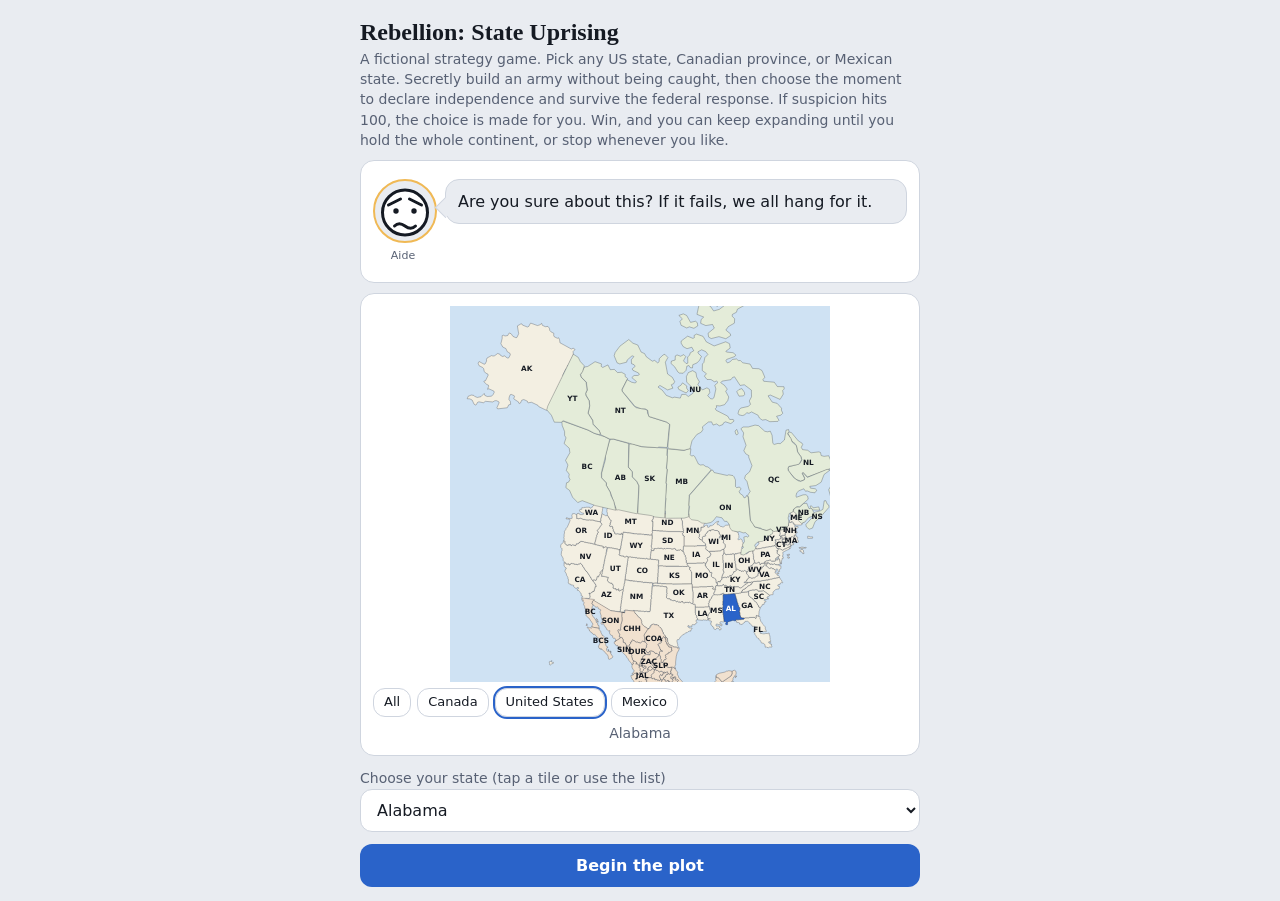
<file: Rebellion_ State Uprising.html>
<!DOCTYPE html>
<html lang="en">
<head>
<meta charset="utf-8">
<meta name="viewport" content="width=device-width, initial-scale=1, viewport-fit=cover">
<title>Rebellion: State Uprising</title>
<style>
:root{box-sizing:border-box;padding-top:env(safe-area-inset-top,0px);padding-bottom:env(safe-area-inset-bottom,0px);color-scheme:light;
--sea:#cfe2f3;--l1:#f3efe2;--l2:#e4ecd9;--l3:#f1e1cf;--bg:#e9ecf1;--card:#fff;--tx:#151a23;--mu:#586174;--bd:#cfd5df;--ac:#2a63c9;--rd:#b3261e;--gn:#2b7a3f;--yl:#a56a00;--on:#fff}
@media (prefers-color-scheme:dark){:root:not([data-theme="light"]){color-scheme:dark;--sea:#12202f;--l1:#2b3444;--l2:#29393a;--l3:#3a3430;--bg:#10141b;--card:#1a202b;--tx:#e8ecf2;--mu:#9aa5b8;--bd:#2c3546;--ac:#6aaaff;--rd:#ff6e66;--gn:#62d68f;--yl:#f0b955;--on:#07101e}}
:root[data-theme="dark"]{color-scheme:dark;--sea:#12202f;--l1:#2b3444;--l2:#29393a;--l3:#3a3430;--bg:#10141b;--card:#1a202b;--tx:#e8ecf2;--mu:#9aa5b8;--bd:#2c3546;--ac:#6aaaff;--rd:#ff6e66;--gn:#62d68f;--yl:#f0b955;--on:#07101e}
html{scroll-padding-top:env(safe-area-inset-top,0px)}
body{margin:0;background:var(--bg);color:var(--tx);font:16px/1.45 system-ui,-apple-system,"Segoe UI",Roboto,sans-serif}
#app{max-width:560px;margin:0 auto;padding:14px}
h1{font:700 24px/1.2 Georgia,"Times New Roman",serif;margin:4px 0 2px}
.mu{color:var(--mu);font-size:14px;margin:0 0 6px}
.card{background:var(--card);border:1px solid var(--bd);border-radius:14px;padding:12px;margin:10px 0}
.grid{display:grid;grid-template-columns:1fr 1fr;gap:8px;margin:10px 0}
.card.grid{gap:10px 14px}
button,select{font:inherit;color:var(--tx);background:var(--card);border:1px solid var(--bd);border-radius:12px;padding:10px 12px}
button{text-align:left;cursor:pointer}
button:active:not(:disabled){transform:scale(.98)}
button:disabled{opacity:.4;cursor:default}
button:focus-visible,select:focus-visible{outline:3px solid var(--ac);outline-offset:2px}
button small{display:block;color:var(--mu);font-size:12px}
button.pri{background:var(--ac);color:var(--on);border:0;text-align:center;font-weight:600}
button.bad{background:var(--rd);color:var(--on)}
select{width:100%}
.st{font-size:12px;color:var(--mu);display:flex;justify-content:space-between;margin-bottom:3px}
.st b{color:var(--tx)}
.bar{height:8px;background:var(--bd);border-radius:6px;overflow:hidden}
.bar i{display:block;height:100%;transition:width .3s}
.bub{display:flex;gap:12px;align-items:flex-start;min-height:80px;margin:6px 0}
.fc{flex:none;width:60px;text-align:center;font-size:11px;color:var(--mu)}
.fc svg{width:60px;height:60px;border-radius:50%;background:var(--bg);border:2px solid}
.sp{position:relative;background:var(--bg);border:1px solid var(--bd);border-radius:14px;padding:10px 12px;flex:1}
.sp:before{content:"";position:absolute;left:-8px;top:20px;width:14px;height:14px;background:var(--bg);border-left:1px solid var(--bd);border-bottom:1px solid var(--bd);transform:rotate(45deg)}
.loss{border:2px solid var(--rd)}
.loss h2{font:700 21px/1.2 Georgia,serif;color:var(--rd);margin:0 0 8px}
.loss p,.loss li{margin:8px 0}
.win{border:2px solid var(--gn)}
.win h2{font:700 21px/1.2 Georgia,serif;color:var(--gn);margin:0 0 8px}
.map svg{display:block;width:100%;height:auto;max-width:380px;margin:0 auto}
.map text{font-family:system-ui,sans-serif;font-weight:600;pointer-events:none}
#map path{cursor:pointer}
@media (prefers-reduced-motion:reduce){*{transition:none!important}}
</style>
</head>
<body>
<div id="app"></div>
<script>
const $=s=>document.querySelector(s),rnd=(a,b)=>a+Math.random()*(b-a),ri=(a,b)=>Math.round(rnd(a,b)),cl=(v,a=0,b=100)=>Math.max(a,Math.min(b,v));
const D={
US:"Alabama,Alaska,Arizona,Arkansas,California,Colorado,Connecticut,Delaware,Florida,Georgia,Hawaii,Idaho,Illinois,Indiana,Iowa,Kansas,Kentucky,Louisiana,Maine,Maryland,Massachusetts,Michigan,Minnesota,Mississippi,Missouri,Montana,Nebraska,Nevada,New Hampshire,New Jersey,New Mexico,New York,North Carolina,North Dakota,Ohio,Oklahoma,Oregon,Pennsylvania,Rhode Island,South Carolina,South Dakota,Tennessee,Texas,Utah,Vermont,Virginia,Washington,West Virginia,Wisconsin,Wyoming",
CA:"Alberta,British Columbia,Manitoba,New Brunswick,Newfoundland and Labrador,Nova Scotia,Ontario,Prince Edward Island,Quebec,Saskatchewan,Northwest Territories,Nunavut,Yukon",
MX:"Aguascalientes,Baja California,Baja California Sur,Campeche,Chiapas,Chihuahua,Coahuila,Colima,Durango,Guanajuato,Guerrero,Hidalgo,Jalisco,Mexico State,Mexico City,Michoacán,Morelos,Nayarit,Nuevo León,Oaxaca,Puebla,Querétaro,Quintana Roo,San Luis Potosí,Sinaloa,Sonora,Tabasco,Tamaulipas,Tlaxcala,Veracruz,Yucatán,Zacatecas"};
Object.keys(D).forEach(k=>D[k]=D[k].split(","));
const ctry=s=>D.US.includes(s)?"US":D.CA.includes(s)?"CA":"MX";
const T={
US:"AL6,5 AK0,0 AZ1,4 AR4,4 CA0,3 CO2,3 CT9,2 DE8,4 FL8,6 GA7,5 HI0,6 ID1,1 IL5,2 IN6,2 IA4,2 KS3,4 KY5,3 LA4,5 ME10,0 MD8,3 MA10,2 MI7,1 MN4,1 MS5,5 MO4,3 MT2,1 NE3,3 NV1,2 NH10,1 NJ9,3 NM2,4 NY8,1 NC6,4 ND3,1 OH7,2 OK3,5 OR0,2 PA8,2 RI10,3 SC7,4 SD3,2 TN5,4 TX3,6 UT1,3 VT9,1 VA7,3 WA0,1 WV6,3 WI5,1 WY2,2",
CA:"AB2,1 BC1,1 MB4,1 NB7,1 NL8,0 NS8,1 ON5,1 PE7,0 QC6,1 SK3,1 NT2,0 NU4,0 YT1,0",
MX:"AGU3,2 BC0,0 BCS0,1 CAM8,4 CHP7,5 CHH2,0 COA3,0 COL1,3 DUR2,1 GUA4,2 GRO2,4 HID6,2 JAL2,2 MEX3,3 CDMX4,3 MIC2,3 MOR4,4 NAY1,2 NLE4,0 OAX6,4 PUE6,3 QUE5,2 ROO9,3 SLP4,1 SIN1,1 SON1,0 TAB7,4 TAM5,0 TLA5,3 VER7,2 YUC8,3 ZAC3,1"};
const OY={US:2,CA:0,MX:10},TL=[];
for(const k in T)[...T[k].matchAll(/([A-Z]+)(\d+),(\d+)/g)].forEach((m,i)=>TL.push({n:D[k][i],a:m[1],k,x:+m[2],y:+m[3]+OY[k]}));
function mapSVG(sel,zoom){const s=30,g=G,own=TL.find(t=>t.n==sel),ds=t=>Math.hypot(t.x-own.x,t.y-own.y);
const war=!!g&&g.mode=="war",al=[];
const rad=war?1.5+(g.r-1)*.35:0;let vb=[0,0,11*s,16*s];
if(zoom){vb=[cl(own.x-3,0,4)*s,cl(own.y-3,0,9)*s,7*s,7*s]}
return `<svg viewBox="${vb}" role="img" aria-label="Tile map of North America">`+TL.map(t=>{
const o=!!(t==own||(g&&g.own&&g.own[t.n])),st=g&&g.al&&g.al[t.n],a=!!st&&st.k!="loyalist",f=!o&&!a&&(st?st.k=="loyalist":war&&ds(t)<=rad);
const fill=o?"var(--ac)":a?(st.b=="close"?"var(--gn)":"var(--yl)"):f?"var(--rd)":"var(--card)";
return `<rect data-t="${t.n}" x="${t.x*s+1}" y="${t.y*s+1}" width="${s-2}" height="${s-2}" rx="5" fill="${fill}" fill-opacity="${f?.55:1}" stroke="${o&&war?"var(--rd)":"var(--bd)"}" stroke-width="${o&&war?3:1}"/><text x="${t.x*s+s/2}" y="${t.y*s+s/2+3}" text-anchor="middle" fill="${o||a?"var(--on)":"var(--tx)"}">${t.a}</text>`}).join("")+`</svg>`}
function mapCard(){const g=G;return `<div class="card map">${mapSVG(g.s,g.zoom)}${allyList()}<div class="st" style="margin:6px 0 0;gap:8px;align-items:center"><span>Blue: you · Green: close allies · Gold: rival allies${g.mode=="war"?" · Red: federal advance":""}</span><button id="zm" style="padding:4px 10px;font-size:12px">${g.zoom?"Full map":"Zoom in"}</button></div></div>`}
function showMap(){const v=$("#sel").value;$("#map").innerHTML=mapSVG(v,false)+`<p class="mu" style="margin:6px 0 0;text-align:center">${v}</p>`;document.querySelectorAll("[data-t]").forEach(r=>r.onclick=()=>{$("#sel").value=r.dataset.t;showMap()})}
const C={
US:{cap:"Washington",l:"President",gov:"Governor",g:"National Guard",k:1,loss:["Charges of Mutiny and Sedition","Under the Uniform Code of Military Justice (UCMJ), any guard member who refuses a lawful order from the President faces charges of Mutiny or Sedition (Article 94). During a time of war or rebellion, this charge carries the maximum penalty of death.",["Mass Court-Martials: Defiant officers and soldiers would be stripped of their rank, dishonorably discharged, and placed into federal military prisons awaiting trial.","Civilian Leadership Arrests: The Governor and complicit state officials would be actively hunted and arrested by federal law enforcement (such as the FBI and U.S. Marshals), backed by tactical military assets, to face federal indictments for insurrection."]]},
CA:{cap:"Ottawa",l:"Prime Minister",gov:"Premier",g:"Provincial Guard",k:.85,loss:["Charges of Mutiny and Sedition","Under Canada’s National Defence Act and Criminal Code, soldiers who defy lawful orders face charges of Mutiny, and leaders of an uprising face charges of Sedition and Treason.",["Mass Courts Martial: Defiant officers and soldiers would be stripped of rank, dishonourably discharged, and held by military police awaiting trial.","Civilian Leadership Arrests: The Premier and complicit provincial officials would be hunted and arrested by the RCMP, backed by military assets, to face federal charges."]]},
MX:{cap:"Mexico City",l:"President",gov:"Governor",g:"State Guard",k:.8,loss:["Charges of Rebellion and Sedition","Under Mexico’s military justice code and federal penal code, soldiers who defy lawful orders face charges of insubordination and rebellion, and leaders of an uprising face charges of Rebellion and Sedition.",["Mass Courts-Martial: Defiant officers and soldiers would be stripped of rank, discharged in disgrace, and jailed in military prisons awaiting trial.","Civilian Leadership Arrests: The Governor and complicit state officials would be hunted and arrested by federal agents, backed by the armed forces, to face federal charges."]]}};
const CH={gov:["Governor","#4d9bff"],gen:["General","#4fc275"],aide:["Aide","#f0b955"],agent:["Federal Agent","#ff8a65"],pres:["President","#ff5d5d"]};
let G=null;
const nm=w=>(G&&G.c&&{gov:G.c.gov,pres:G.c.l}[w])||CH[w][0];
function face(w,m){const c=CH[w][1];
const B={angry:"M9 13l8 4M31 13l-8 4",worried:"M9 16l8-4M31 16l-8-4",stern:"M9 14h8M23 14h8",smug:"M9 15h8M23 12l8 2"}[m]||"";
const M={neutral:"M14 28h12",happy:"M12 25q8 9 16 0",smug:"M13 27q8 5 15-3",angry:"M13 31q7-7 14 0",worried:"M13 30q3-3 7 0t7 0",stern:"M14 29h12",shocked:"M20 26a3 3 0 1 0 .01 0"}[m]||"M14 28h12";
const X={gen:`<path d="M5 12Q20-6 35 12z" fill="${c}" stroke="none"/>`,agent:`<rect x="9" y="16" width="9" height="5" rx="1" fill="#111" stroke="none"/><rect x="22" y="16" width="9" height="5" rx="1" fill="#111" stroke="none"/>`,pres:`<path d="M8 11Q20-1 32 11" stroke="${c}" stroke-width="3"/>`,gov:`<path d="M10 6h20v5H10z" fill="${c}" stroke="none"/>`}[w]||"";
const E=w=="agent"?"":`<circle cx="14" cy="20" r="1.8" fill="currentColor" stroke="none"/><circle cx="26" cy="20" r="1.8" fill="currentColor" stroke="none"/>`;
return `<svg viewBox="0 0 40 40" style="color:var(--tx);border-color:${c}" fill="none" stroke="currentColor" stroke-width="2" stroke-linecap="round" aria-hidden="true"><circle cx="20" cy="21" r="15" style="fill:var(--card)"/>${E}<path d="${B}"/><path d="${M}"/>${X}</svg>`}
const bub=(w,m,t)=>`<div class="bub"><div class="fc">${face(w,m)}${nm(w)}</div><div class="sp">${t}</div></div>`;
const hash=s=>{let x=7;for(const c of s)x=(x*31+c.charCodeAt(0))%9973;return x};
const bar=(l,v,c,t)=>`<div><div class="st"><span>${l}</span><b>${t??Math.round(v)}</b></div><div class="bar"><i style="width:${cl(v)}%;background:${c}"></i></div></div>`;
const clampS=()=>{["arms","loy","plan","fort","ally","sus"].forEach(k=>G[k]=cl(G[k]));G.funds=Math.max(0,G.funds)};

const A=[
["Recruit Guard Units","−$10M · +troops · +risk",10,g=>{g.troops+=ri(8,13);g.sus+=8},["gen","happy","Fresh volunteers are filling the reserve rolls. Nobody outside the unit knows why."]],
["Stockpile Arms","−$12M · +arms · +risk",12,g=>{g.arms+=10;g.sus+=8},["gen","neutral","Crates are moving at night. The armory logs say “training equipment.”"]],
["Raise Funds","+funds · small risk",0,g=>{g.funds+=ri(12,18);g.sus+=3},["aide","happy","The donors came through. Nobody asked what the money was for."]],
["Win Over Officers","−$5M · +loyalty · some risk",5,g=>{g.loy+=ri(8,12);g.sus+=4},["gen","stern","I sat down with the battalion commanders. They’ll hold the line even if the top brass orders them to stand down."]],
["Plan Contingencies","+battle plan · low risk",0,g=>{g.plan+=ri(10,14);g.sus+=2},["aide","neutral","Chain of command, comms blackouts, and who answers to whom when the capital calls. It’s all drawn up."]],
["Build Fortifications","−$8M · +forts · +risk",8,g=>{g.fort+=10;g.sus+=5},["gen","neutral","Roadblocks and supply caches are set at the key bridges and highways."]],
["Send the Form","−$5M · +governor ally · +risk",5,g=>{g.ally+=ri(6,10);g.sus+=5},["aide","worried","Back-channel calls made. A few neighbors say they’ll look the other way, or send help."]],
["Lay Low","−risk · nothing else",0,g=>{g.sus-=15},["aide","happy","A quiet week. Attention is fading. Good."]],["Help an Ally","−$8M · build bonds · small risk",8,g=>{},["aide","neutral",""]]];

const EV=[
d=>seq([["agent","stern","Routine audit of your guard’s equipment logs. Nothing personal."],["aide","worried","They’re going through the armory books right now…"]],()=>{
 if(Math.random()*100<G.sus){G.sus+=10;G.funds-=8;seq([["agent","smug","Some of these numbers don’t add up. We’ll be back."],["gov","angry","Move the crates. Tonight."]],d)}
 else{G.sus-=5;seq([["agent","neutral","Everything checks out. Good day."],["aide","happy","Phew. That was close."]],d)}}),
d=>ask("gen","worried","Colonel Reyes is asking why we’re stockpiling. He’s wavering.",[["Persuade him (+loyalty, +risk)",()=>{G.loy+=8;G.sus+=6;seq([["gov","stern","Colonel, when the day comes I need you with us."],["gen","happy","He’s in. For now."]],d)}],["Reassign him (−loyalty, −risk)",()=>{G.loy-=6;G.sus-=6;seq([["gen","neutral","Reyes has been moved to a desk job. Quietly."]],d)}]]),
d=>seq([["aide","happy","A wealthy donor wants to meet. He dislikes the federal government even more than you do."],["gov","smug","Take the money."]],()=>{G.funds+=15;d()}),
d=>ask("aide","shocked","A reporter is asking about unusual guard movements!",[["Stonewall (+risk)",()=>{G.sus+=10;seq([["gov","stern","No comment."],["aide","worried","They printed “no comment” in bold. That’s never good."]],d)}],["Cover story (−$6M)",()=>{G.funds-=6;G.sus-=6;seq([["gov","happy","It’s a disaster-response drill."],["aide","happy","The paper bought it."]],d)}]]),
d=>seq([["agent","neutral","Federal units are rotating through the region for “training exercises.”"],["gen","angry","That’s no coincidence. They suspect something."]],()=>{G.ready++;G.sus+=4;d()}),
d=>seq([["gen","happy","Veterans’ groups are offering to stand with us. Hundreds of them."]],()=>{G.troops+=6;G.loy+=4;d()})];

const S=[["Hold the Line","Strong defense, steady losses",.7,.6],["Counterattack","Hit hard, take heavy losses",1.4,1.2],["Guerrilla Raids","Better with a good battle plan",null,.5],["Rally Reinforcements","Recruits fade as the war drags on",.3,.8]];

function draw(){if(G.mode=="camp")return drawCamp();const g=G,war=g.mode=="war";
let h=`<h1>${g.s}</h1><p class="mu">${war?`War · Round ${Math.min(g.r,10)} of 10`:`Secret preparation · Week ${g.w} · ${g.ap} action${g.ap==1?"":"s"} left`}</p>`;
h+=mapCard()+`<div class="card grid">`+(war?[bar("Your troops",g.troops,"var(--ac)",Math.round(g.troops)+"k"),bar("Federal force",g.fed/2.2,"var(--rd)",Math.round(g.fed)+"k"),bar("Federal morale",g.mor,"var(--yl)"),bar("Arms · forts",(g.arms+g.fort)/2,"var(--gn)",g.arms+" · "+g.fort)]:[bar("Troops",g.troops,"var(--ac)",g.troops+"k"),bar("Arms",g.arms,"var(--yl)"),bar("Funds",g.funds,"var(--gn)","$"+g.funds+"M"),bar("Guard loyalty",g.loy,"var(--ac)"),bar("Battle plan",g.plan,"var(--ac)"),bar("Fortifications",g.fort,"var(--yl)"),bar("Allies",g.ally,"var(--gn)"),bar("Suspicion (100 = exposed)",g.sus,"var(--rd)")]).join("")+`</div>`;
h+=`<div class="card">${g.sc}</div><div class="grid">${g.busy||(war?S.map((s,i)=>`<button data-a="${i}">${s[0]}<small>${s[1]}</small></button>`).join(""):A.map((a,i)=>`<button data-a="${i}" ${g.ap<1||g.funds<a[2]?"disabled":""}>${a[0]}<small>${a[1]}</small></button>`).join("")+`<button class="pri bad" id="go" style="grid-column:1/-1">Declare rebellion now</button>`)}</div>`;
$("#app").innerHTML=h;
document.querySelectorAll("[data-a]").forEach(b=>b.onclick=()=>war?fight(+b.dataset.a):act(+b.dataset.a));
const go=$("#go");if(go)go.onclick=confirmGo;const zm=$("#zm");if(zm)zm.onclick=()=>{G.zoom=!G.zoom;draw()}}

function confirmGo(){const g=G,s=Math.round(g.sus);g.sc=bub("aide",s>=60?"worried":"shocked",`Governor, are you certain? Suspicion is at ${s}.${s<40?" We are well hidden and could keep building.":""} Once we rise, there is no going back.`);g.busy=`<button class="pri bad" id="y">Yes, declare rebellion</button><button id="n">Not yet</button>`;draw();$("#y").onclick=()=>{g.busy=null;launch()};$("#n").onclick=()=>{g.busy=null;g.sc=bub("aide","happy","Wise. We keep preparing.");draw()}}
const TY={
idealist:["Freedom Firebrand","Resist it openly.","Run by the people of the states.","they’ll gladly unify with us once we’re free.",8],
opportunist:["Power Broker","Weigh what I can gain.","Whoever is in charge, as long as I benefit.","they’ll help, but they’ll want to lead. Expect a rivalry later.",6],
autonomist:["Lone Wolf","Ignore it and keep to ourselves.","Small, local, and left alone.","they’ll help us break away, but they’ll never kneel to us. A rival once we’re independent.",5],
pragmatist:["Fence Sitter","Follow it unless it hurts us.","Whatever works.","they’ll back us if we look strong.",3],
loyalist:["Loyalist","Obey. It’s the law.","The union exactly as it is.","they’re loyal to the capital, and may have just tipped off the feds!",0]};
const after=()=>{clampS();if(G.sus>=100)return exposed();if(G.ap<1)return cont("End the week ▸",endWeek);draw()};
const allyList=()=>{const e=Object.entries(G.al);return e.length?`<p class="mu" style="margin:6px 0 0">${e.map(([n,s])=>n+(s.k=="loyalist"?" (loyalist)":s.b=="close"?" (close "+s.c+")":" (rival "+s.c+")")).join(", ")}</p>`:""};
function helpPick(){const g=G,e=Object.keys(g.al).filter(n=>g.al[n].k!="loyalist"&&!g.own[n]);
if(!e.length){g.sc=bub("aide","neutral","We have no allies to help yet. Send a form to a governor first.");return draw()}
g.sc=bub("aide","neutral","Which ally should we help? Every favor brings them closer, and a rival can be won over once the bond passes 50.");
g.busy=`<select id="ht" style="grid-column:1/-1">${e.map(n=>`<option value="${n}">${n} · ${g.al[n].b}, bond ${g.al[n].c}</option>`).join("")}</select><button class="pri" id="hs">Help them</button><button id="hx">Cancel</button>`;draw();
$("#hx").onclick=()=>{g.busy=null;draw()};$("#hs").onclick=()=>help($("#ht").value)}
function help(n){const g=G,s=g.al[n],camp=g.mode=="camp";if(!s)return;g.funds-=8;g.ally+=2;s.c=cl(s.c+ri(15,25));const was=s.b;s.b=s.c>=50?"close":"rival";
if(!camp){g.ap--;g.sus+=3}
g.busy=null;const how=["sent grain and fuel trucks","lent engineers to rebuild after the storms","covered a gap in their budget","trained their guard alongside ours"][ri(0,3)];
seq([["gov","happy",`We ${how} for ${n}.`],["aide",s.b=="close"?"happy":"neutral",was!=s.b?`${n}’s governor is warming to us. They now count as a close ally.`:s.b=="close"?`${n} trusts us more than ever. Bond: ${s.c}.`:`${n} is grateful, but still keeps us at arm’s length. Bond: ${s.c}.`]],camp?()=>{g.turn++;draw()}:after)}
function formPick(){const g=G;g.sc=bub("aide","neutral","Which governor gets the “state budget survey”? Their answers will tell us who they really are. Tap a tile or use the list.");
g.busy=`<select id="ft" style="grid-column:1/-1">${TL.filter(t=>t.n!=g.s&&!g.al[t.n]).map(t=>`<option>${t.n}</option>`).join("")}</select><button class="pri" id="fs">Send form</button><button id="fx">Cancel</button>`;draw();
$("#fx").onclick=()=>{g.busy=null;draw()};$("#fs").onclick=()=>sendForm($("#ft").value);
document.querySelectorAll("[data-t]").forEach(r=>r.onclick=()=>{if(!g.al[r.dataset.t]&&r.dataset.t!=g.s)$("#ft").value=r.dataset.t})}
function sendForm(n){const g=G,t=TL.find(x=>x.n==n);if(!t)return;
if(g.al[n]){g.busy=null;g.sc=bub("aide","neutral",`${n}’s governor already filled it out.`);return draw()}
const camp=g.mode=="camp",r=Math.random(),k=r<.08?"loyalist":r<.38?"idealist":r<.62?"opportunist":r<.82?"autonomist":"pragmatist",y=TY[k];
const c={idealist:70,pragmatist:Math.random()<.5?50:30,opportunist:25,autonomist:15,loyalist:0}[k];g.al[n]={k,c,b:c>=50?"close":"rival"};g.funds-=5;
if(!camp){g.ap--;g.sus+=3;if(k=="loyalist"){g.sus+=15;g.ready++}}
if(k!="loyalist")g.ally+=y[4];
g.busy=null;
seq([["aide","happy",`The form went out as a “state budget survey.” ${n}’s governor answered:<br>1. A federal order you dislike? “${y[1]}”<br>2. Ideal government? “${y[2]}”`],["aide",k=="loyalist"?"shocked":"smug",`Profile: <b>${y[0]}</b>. ${y[3]}${k=="pragmatist"?(g.al[n].b=="close"?" Leaning toward union.":" Leaning toward going it alone."):""}`]],camp?()=>{g.turn++;draw()}:after)}

const nOwn=()=>Object.keys(G.own).length;
const stt=t=>{const s=G.al[t.n];return G.own[t.n]?"yours":s?(s.k=="loyalist"?"loyalist":s.b=="close"?"close ally":"rival ally"):t.k==G.k?"federal":"neutral"};
const ts=t=>{const s=G.al[t.n];return(22+hash(t.n)%36+(t.k==G.k?15:0))*(s?s.k=="loyalist"?1.3:.8:1)};
function startCampaign(){const g=G;g.mode="camp";g.turn=1;g.zoom=false;g.busy=null;g.funds+=20;
seq([["gov","happy",`${g.s} is independent. Now we decide what comes next.`],["aide","neutral","Close allies will unify with us. Rival allies must be taken by force. Everyone else is up for grabs. We can stop whenever we like."]],draw)}
function turn(msg,m){const g=G;g.turn++;g.funds+=Math.floor(nOwn()/3);
if(Math.random()<.12&&nOwn()>2){const k=Object.keys(g.own).filter(x=>x!=g.s),v=k[ri(0,k.length-1)];delete g.own[v];g.troops=Math.max(1,g.troops-5);return seq([["gen",m||"neutral",msg],["pres","angry",`A federal counteroffensive has retaken ${v}!`]],draw)}
g.sc=bub("gen",m||"neutral",msg);draw()}
function conquer(){const g=G,t=TL.find(x=>x.n==$("#tg").value);if(!t)return;
const th=ts(t),my=g.troops*(1+g.arms/100)*(1+g.ally/200)*(1+nOwn()/60),p=cl(my/(my+th*1.1),.1,.92);
if(Math.random()<p){g.own[t.n]=1;g.troops=Math.max(1,g.troops-th*.2*rnd(.4,1.1))+th*.15;g.funds+=8;
if(nOwn()>=TL.length)return finish(1);turn(`${t.n} has fallen. Its fighters join our ranks.`,"happy")}
else{g.troops-=th*.35*rnd(.6,1.2);if(g.troops<=0)return finish(2);turn(`The assault on ${t.n} failed. We lost heavily.`,"worried")}}
function unify(){const g=G,t=TL.find(x=>x.n==$("#tg").value),s=t&&g.al[t.n];if(!t)return;
if(!s||s.k=="loyalist"||s.b!="close"){g.sc=bub("aide","neutral",`${t.n} isn’t a close ally, so they won’t unify. Send them the form, or take them by force.`);return draw()}
if(s.k=="pragmatist"&&Math.random()<.15){s.b="rival";return turn(`${t.n} got cold feet and backed out. They’re a rival now.`,"worried")}
g.own[t.n]=1;g.troops+=s.k=="idealist"?10:6;g.funds+=5;
if(nOwn()>=TL.length)return finish(1);turn(`${t.n} joins the union willingly, with its guard and treasury.`,"happy")}
function finish(c){const g=G,n=nOwn(),T=c==1?["Master of North America",`Every state, province, and territory now flies one flag. ${g.s} rules the whole continent.`]:c==2?["The republic collapses","Your army is gone. Rivals and federal remnants carve up everything you held."]:["Independent and at peace",`You stopped at ${n} of ${TL.length} territories. ${g.s} stays independent.`];
$("#app").innerHTML=`<h1>${T[0]}</h1><div class="card ${c==2?"loss":"win"}"><p>${T[1]}</p><p class="mu">Territories held: ${n} of ${TL.length}</p></div><button class="pri" id="again" style="width:100%">Play again</button>`;$("#again").onclick=()=>{G=null;intro()}}
function drawCamp(){const g=G,n=nOwn(),sv=$("#tg")&&$("#tg").value,o=TL.filter(t=>!g.own[t.n]).map(t=>`<option value="${t.n}">${t.n} · ${stt(t)}</option>`).join("");
$("#app").innerHTML=`<h1>${g.s} Republic</h1><p class="mu">Independent · Turn ${g.turn} · ${n} of ${TL.length} territories</p>${mapCard()}<div class="card grid">${bar("Troops",g.troops,"var(--ac)",Math.round(g.troops)+"k")}${bar("Arms",g.arms,"var(--yl)")}${bar("Treasury",g.funds,"var(--gn)","$"+Math.round(g.funds)+"M")}${bar("Territory",n/TL.length*100,"var(--ac)",n+"/"+TL.length)}</div><div class="card">${g.sc}</div><div class="grid">${g.busy||`<select id="tg" style="grid-column:1/-1">${o}</select><button id="un">Unify<small>Close allies only</small></button><button id="cq" class="pri bad">Conquer<small>Costs troops, may fail</small></button><button id="fm" ${g.funds<5?"disabled":""}>Send the Form<small>−$5M · recruit a governor</small></button><button id="hp" ${g.funds<8?"disabled":""}>Help an Ally<small>−$8M · build a bond</small></button><button id="rc" ${g.funds<10?"disabled":""}>Recruit<small>−$10M · +troops</small></button><button id="ra" ${g.funds<12?"disabled":""}>Rearm<small>−$12M · +arms</small></button><button id="tx">Collect Taxes<small>+funds</small></button><button id="sp" style="grid-column:1/-1">Stop and stay independent</button>`}</div>`;
const sl=$("#tg");if(sl&&sv&&[...sl.options].some(x=>x.value==sv))sl.value=sv;
const f=(i,fn)=>{const e=$("#"+i);if(e)e.onclick=fn};
f("rc",()=>{g.funds-=10;g.troops+=ri(8,12);turn("New recruits report for duty.","happy")});
f("ra",()=>{g.funds-=12;g.arms=cl(g.arms+8);turn("The armories are restocked.")});
f("tx",()=>{g.funds+=6+2*n;turn("Tax revenue flows in from across the republic.","happy")});
f("fm",()=>sendForm($("#tg").value));f("hp",helpPick);f("un",unify);f("cq",conquer);
f("sp",()=>ask("aide","neutral","Stop here and hold what we have?",[["Yes, stay independent",()=>finish(3)],["Keep expanding",draw]]));
f("zm",()=>{g.zoom=!g.zoom;draw()});
document.querySelectorAll("[data-t]").forEach(r=>r.onclick=()=>{const s=$("#tg");if(s&&!g.own[r.dataset.t])s.value=r.dataset.t})}
const FW=2469,FH=2713;const MP={"Washington":"M870,1412 866,1409 862,1409 853,1406 848,1406 840,1403 835,1403 828,1400 817,1398 811,1412 804,1419 803,1423 800,1425 798,1425 794,1430 789,1430 787,1429 786,1425 784,1424 763,1424 760,1425 750,1425 748,1427 742,1427 739,1425 736,1428 736,1437 735,1438 725,1437 722,1442 722,1445 728,1454 739,1460 746,1460 748,1462 748,1467 741,1470 725,1470 722,1468 719,1461 716,1462 709,1463 708,1467 705,1469 706,1488 704,1493 705,1494 712,1494 717,1495 720,1494 725,1494 728,1492 741,1497 744,1500 757,1500 763,1503 767,1502 772,1503 774,1502 777,1503 781,1503 784,1502 789,1503 804,1503 819,1508 831,1510 838,1513 845,1513 850,1514 854,1509 853,1502 855,1498 854,1495 859,1481 859,1474 862,1464 862,1455 865,1446 865,1434 867,1432 867,1426 870,1417z","Oregon":"M638,1493 639,1497 650,1497 653,1498 661,1500 663,1502 663,1507 658,1521 646,1548 637,1558 637,1562 628,1574 629,1585 626,1591 626,1609 624,1612 626,1615 626,1625 623,1633 628,1633 632,1637 632,1649 636,1655 641,1658 645,1658 648,1662 652,1660 654,1657 660,1657 662,1658 665,1657 668,1658 670,1663 672,1663 678,1657 681,1660 685,1658 689,1662 693,1660 697,1663 698,1662 701,1654 702,1652 707,1650 711,1652 716,1650 717,1647 721,1642 725,1643 728,1640 728,1638 729,1636 746,1638 753,1641 757,1641 766,1644 772,1644 774,1646 783,1646 785,1647 797,1649 800,1650 817,1654 817,1642 821,1635 821,1631 824,1629 823,1624 825,1612 829,1608 828,1604 829,1599 831,1596 832,1591 838,1581 838,1577 832,1572 832,1569 846,1553 852,1542 861,1531 858,1525 853,1519 852,1514 848,1515 845,1513 838,1513 831,1510 819,1509 804,1504 789,1504 786,1502 781,1504 777,1504 775,1502 772,1504 767,1503 763,1504 757,1501 744,1501 741,1497 728,1493 725,1494 720,1494 717,1496 712,1494 705,1494 704,1493 705,1488 705,1471 704,1469 696,1467 692,1464 679,1464 674,1476 674,1480 676,1482 676,1493 674,1494 654,1494 650,1491 646,1491 644,1489z","California":"M627,1771 626,1772 626,1789 628,1793 632,1799 639,1802 639,1809 633,1813 631,1824 640,1839 642,1849 646,1854 647,1859 650,1863 650,1872 653,1874 653,1886 652,1889 652,1896 655,1898 656,1902 663,1902 668,1905 668,1909 677,1908 680,1910 684,1910 685,1911 685,1918 695,1927 699,1929 706,1929 709,1924 714,1924 716,1926 716,1931 714,1933 710,1933 709,1934 709,1942 710,1943 717,1943 723,1950 726,1956 730,1959 733,1964 733,1976 734,1977 740,1977 741,1978 741,1984 740,1985 736,1986 736,2000 740,2007 742,2008 745,2006 757,2006 760,2007 761,2006 760,2003 760,1993 761,1991 780,1993 787,1985 786,1983 787,1980 785,1977 787,1969 781,1964 780,1960 783,1959 788,1961 790,1959 794,1959 798,1954 802,1953 806,1946 811,1948 813,1947 814,1944 814,1938 816,1936 819,1919 821,1918 824,1919 825,1918 822,1906 819,1904 814,1894 808,1889 802,1878 797,1873 797,1870 793,1867 790,1858 786,1855 785,1851 781,1847 778,1841 767,1825 762,1822 752,1807 750,1801 746,1798 743,1793 741,1786 736,1783 729,1773 728,1773 722,1777 717,1777 713,1779 711,1783 706,1779 703,1781 699,1781 696,1779 694,1780 687,1776 680,1777 677,1774 670,1774 668,1777 664,1778 664,1781 663,1782 657,1784 656,1782 656,1778 654,1776 645,1779 640,1779 636,1771 631,1770z","Nevada":"M624,1634 621,1638 621,1644 615,1649 611,1651 605,1660 605,1672 604,1674 610,1678 613,1682 613,1696 610,1700 608,1721 620,1742 620,1755 626,1762 626,1769 627,1770 631,1769 636,1770 640,1778 645,1778 654,1776 656,1777 657,1783 663,1782 664,1778 665,1777 668,1777 670,1774 677,1774 680,1777 687,1775 694,1780 696,1778 699,1780 703,1780 706,1778 711,1782 717,1777 722,1777 728,1772 729,1773 737,1783 741,1786 743,1793 746,1798 751,1801 753,1807 762,1822 768,1825 779,1841 782,1847 785,1851 786,1855 791,1858 794,1867 797,1870 797,1873 803,1878 815,1876 822,1879 825,1879 829,1872 829,1866 832,1857 833,1855 837,1855 840,1857 841,1856 842,1849 849,1843 851,1838 849,1833 850,1830 864,1815 867,1814 867,1809 870,1806 869,1802 870,1794 872,1792 873,1778 875,1776 877,1762 878,1760 878,1754 880,1752 883,1730 888,1720 887,1712 888,1705 889,1702 891,1687 894,1685 893,1681 894,1674 887,1672 880,1672 873,1679 869,1678 868,1676 870,1670 864,1667 853,1665 837,1661 832,1661 829,1659 819,1657 815,1654 800,1651 797,1649 792,1649 783,1646 774,1646 772,1645 766,1645 764,1643 753,1641 746,1638 739,1638 736,1637 729,1637 728,1640 725,1644 721,1643 717,1647 717,1649 716,1651 711,1652 707,1651 702,1653 700,1661 697,1663 693,1661 689,1662 685,1659 681,1661 678,1658 672,1664 670,1664 668,1659 665,1658 661,1660 660,1657 654,1657 652,1661 648,1662 645,1659 641,1659 634,1654 632,1649 632,1638 629,1634z","Idaho":"M864,1464 861,1466 860,1481 855,1495 856,1498 853,1502 855,1506 853,1511 853,1518 859,1525 861,1531 852,1542 846,1553 832,1569 833,1572 838,1577 839,1581 832,1591 832,1596 829,1599 828,1604 829,1608 826,1612 823,1624 824,1629 821,1631 821,1635 818,1642 818,1649 817,1652 818,1656 832,1660 837,1660 853,1665 858,1665 861,1666 870,1668 871,1670 868,1676 873,1679 879,1672 887,1671 889,1673 893,1673 896,1676 901,1674 904,1676 912,1676 915,1678 922,1678 925,1679 932,1679 942,1682 957,1684 963,1686 966,1690 968,1692 971,1687 976,1687 977,1686 977,1681 979,1678 979,1670 982,1659 982,1650 984,1648 984,1641 987,1630 987,1622 989,1619 990,1604 992,1601 991,1598 987,1593 987,1588 986,1587 983,1588 980,1593 976,1592 971,1592 968,1590 963,1590 960,1589 957,1590 952,1590 949,1589 944,1590 941,1588 941,1580 939,1577 933,1573 933,1562 929,1557 929,1548 926,1545 926,1543 923,1542 914,1545 910,1542 910,1537 913,1534 913,1522 917,1520 917,1514 920,1512 920,1506 916,1505 911,1500 905,1486 901,1483 900,1480 896,1476 885,1477 874,1470 869,1470z","Montana":"M899,1417 896,1423 896,1432 893,1438 893,1446 892,1449 896,1462 895,1473 901,1480 901,1483 905,1486 911,1500 916,1504 919,1505 920,1506 920,1512 917,1514 917,1520 914,1522 914,1534 911,1537 911,1542 914,1544 925,1542 927,1543 927,1545 930,1548 930,1557 933,1562 933,1573 940,1577 941,1580 941,1587 943,1589 946,1590 949,1588 952,1590 957,1590 960,1588 963,1590 968,1590 971,1591 976,1591 980,1593 981,1589 984,1586 986,1586 988,1588 988,1593 991,1596 993,1592 995,1580 997,1578 1000,1580 1008,1580 1011,1582 1018,1582 1021,1583 1042,1585 1045,1586 1063,1588 1065,1590 1080,1590 1083,1591 1108,1591 1110,1593 1122,1593 1125,1594 1140,1594 1142,1596 1154,1596 1157,1598 1173,1598 1174,1597 1174,1585 1177,1582 1176,1577 1176,1570 1177,1568 1177,1546 1179,1544 1179,1519 1180,1517 1178,1512 1175,1514 1173,1513 1173,1512 1174,1511 1174,1506 1180,1498 1182,1493 1182,1486 1184,1483 1184,1468 1185,1465 1185,1462 1180,1459 1161,1459 1159,1457 1150,1457 1143,1455 1141,1456 1133,1456 1130,1454 1120,1454 1117,1453 1110,1453 1108,1451 1096,1451 1093,1449 1083,1449 1080,1448 1073,1448 1071,1446 1048,1445 1042,1441 1017,1440 1015,1438 1009,1438 1002,1435 990,1435 976,1430 963,1430 960,1429 953,1429 951,1427 945,1427 938,1424 929,1424 927,1422 913,1421 904,1417z","Wyoming":"M997,1579 994,1586 992,1601 991,1604 991,1611 988,1622 988,1630 984,1641 984,1648 983,1650 983,1659 980,1670 980,1678 978,1681 978,1686 975,1689 975,1693 973,1695 973,1705 972,1708 973,1712 970,1718 970,1722 973,1724 976,1724 983,1727 988,1726 991,1728 996,1727 1000,1734 1012,1732 1018,1727 1025,1734 1039,1732 1045,1735 1053,1735 1056,1737 1066,1737 1069,1738 1079,1738 1081,1740 1096,1740 1099,1742 1109,1742 1112,1743 1127,1743 1129,1745 1136,1745 1141,1741 1142,1741 1147,1746 1162,1746 1163,1745 1163,1735 1162,1733 1165,1729 1165,1714 1166,1712 1166,1702 1170,1696 1168,1688 1173,1681 1170,1677 1171,1673 1169,1670 1169,1662 1171,1659 1173,1625 1174,1622 1174,1599 1173,1598 1157,1598 1154,1597 1142,1597 1140,1595 1125,1595 1122,1593 1110,1593 1108,1592 1083,1592 1080,1590 1065,1590 1063,1589 1054,1589 1052,1587 1033,1585 1031,1584 1021,1584 1018,1582 1000,1581z","Utah":"M899,1675 896,1678 896,1685 893,1690 893,1697 890,1706 888,1720 884,1730 884,1736 882,1738 882,1744 880,1746 879,1760 877,1762 876,1776 874,1778 874,1784 871,1794 870,1802 871,1806 868,1809 868,1816 866,1818 866,1824 864,1826 863,1834 864,1838 861,1842 861,1849 860,1854 870,1854 872,1855 877,1855 880,1857 885,1857 888,1858 893,1858 896,1860 901,1860 903,1862 896,1878 897,1882 900,1884 900,1887 908,1893 917,1897 919,1897 921,1895 923,1898 923,1901 931,1905 933,1910 932,1914 933,1918 932,1928 942,1932 948,1930 951,1934 950,1939 957,1938 964,1933 967,1932 968,1934 967,1938 967,1944 968,1945 973,1945 984,1938 989,1937 992,1938 995,1934 995,1926 998,1921 997,1916 1000,1910 999,1906 1003,1893 1005,1873 1006,1870 1008,1852 1009,1849 1009,1842 1011,1840 1011,1830 1013,1827 1013,1818 1014,1816 1016,1796 1017,1793 1017,1783 1019,1781 1019,1774 1021,1771 1021,1761 1022,1758 1022,1750 1024,1747 1024,1734 1017,1728 1012,1733 1000,1734 996,1728 991,1729 988,1726 983,1727 972,1724 969,1721 969,1718 973,1712 972,1708 973,1705 973,1695 974,1693 974,1689 973,1688 971,1688 970,1691 968,1693 963,1687 957,1685 952,1685 949,1683 942,1683 932,1680 925,1680 922,1678 915,1678 912,1677 904,1677z","Colorado":"M1024,1735 1024,1747 1023,1750 1023,1758 1021,1761 1021,1771 1020,1774 1020,1781 1018,1783 1018,1793 1016,1796 1015,1816 1013,1818 1013,1827 1012,1830 1012,1840 1010,1842 1008,1861 1007,1863 1007,1870 1005,1873 1005,1877 1006,1878 1009,1877 1011,1878 1020,1878 1022,1879 1029,1879 1038,1882 1052,1882 1054,1884 1066,1884 1069,1886 1079,1886 1081,1887 1106,1889 1109,1890 1117,1890 1121,1893 1123,1892 1140,1892 1142,1894 1154,1894 1157,1895 1175,1895 1179,1898 1182,1897 1184,1898 1187,1897 1190,1898 1192,1897 1207,1897 1208,1896 1208,1884 1209,1881 1209,1860 1211,1857 1211,1836 1213,1833 1213,1812 1214,1809 1213,1805 1213,1782 1216,1774 1214,1769 1214,1758 1216,1754 1214,1752 1201,1752 1199,1750 1182,1750 1180,1749 1168,1749 1165,1747 1147,1747 1141,1742 1136,1745 1129,1745 1127,1744 1112,1744 1109,1742 1099,1742 1096,1741 1081,1741 1079,1739 1069,1739 1066,1737 1045,1736 1039,1733 1033,1733z","Arizona":"M864,1816 850,1830 850,1833 852,1838 849,1844 842,1850 841,1859 837,1856 833,1856 832,1857 827,1878 824,1880 822,1880 815,1877 811,1877 804,1879 809,1889 814,1894 820,1904 823,1906 824,1913 827,1917 824,1920 821,1918 820,1919 813,1948 811,1949 808,1947 806,1947 803,1953 801,1954 798,1954 795,1959 790,1960 788,1961 783,1961 784,1966 788,1969 786,1974 788,1985 782,1990 781,1993 784,1996 785,1999 790,2000 794,2004 794,2009 791,2013 789,2019 794,2027 798,2029 800,2027 800,2015 801,2014 805,2014 809,2010 816,2010 913,2068 922,2068 925,2070 941,2071 944,2073 957,2073 960,2074 975,2076 977,2067 977,2060 979,2057 977,2049 979,2046 979,2039 981,2037 981,2026 982,2024 984,2004 987,2000 985,1997 987,1987 987,1977 989,1974 989,1969 992,1966 990,1961 990,1953 993,1950 993,1946 995,1943 992,1939 989,1937 976,1943 973,1945 968,1945 966,1944 966,1938 968,1936 967,1933 964,1933 957,1939 949,1940 948,1938 950,1936 950,1934 948,1930 942,1932 936,1929 933,1929 931,1928 931,1924 933,1921 933,1918 931,1914 933,1910 930,1905 924,1902 922,1900 922,1897 917,1897 908,1894 900,1887 899,1884 897,1882 896,1878 902,1862 893,1859 888,1859 885,1857 880,1857 877,1856 868,1855 866,1854 860,1855 859,1854 861,1849 861,1842 864,1838 863,1834 864,1826 865,1824 865,1817z","New Mexico":"M1006,1878 1004,1884 1004,1893 999,1906 1000,1910 997,1916 999,1921 996,1926 996,1934 994,1937 994,1941 996,1944 994,1946 994,1950 991,1953 991,1961 992,1966 989,1969 989,1974 988,1977 988,1987 986,1993 986,1997 988,2000 984,2004 983,2024 981,2026 981,2037 980,2039 980,2046 978,2049 980,2057 978,2060 976,2075 981,2078 989,2078 992,2079 997,2079 1000,2077 1000,2070 1003,2066 1021,2066 1024,2068 1037,2068 1040,2070 1054,2070 1056,2068 1068,2068 1070,2070 1104,2071 1107,2073 1122,2073 1125,2074 1132,2074 1134,2073 1141,2073 1144,2074 1160,2074 1163,2067 1163,2050 1165,2048 1165,2033 1166,2030 1168,1998 1171,1992 1171,1988 1169,1985 1169,1975 1173,1969 1171,1965 1171,1959 1173,1957 1173,1945 1174,1942 1174,1932 1173,1930 1174,1928 1174,1916 1177,1910 1177,1897 1175,1896 1157,1896 1154,1894 1142,1894 1140,1893 1123,1893 1121,1894 1117,1891 1109,1891 1106,1889 1081,1888 1079,1886 1054,1885 1052,1883 1038,1883 1029,1880 1022,1880 1020,1878 1011,1878 1009,1877z","North Dakota":"M1186,1462 1186,1465 1184,1468 1184,1483 1183,1486 1183,1493 1181,1498 1175,1506 1175,1510 1180,1512 1181,1517 1180,1519 1180,1544 1178,1546 1178,1568 1179,1569 1199,1569 1201,1570 1218,1570 1221,1572 1242,1572 1245,1574 1263,1574 1265,1575 1270,1574 1272,1575 1348,1575 1350,1577 1367,1577 1369,1575 1370,1570 1366,1560 1366,1554 1365,1552 1365,1540 1363,1537 1364,1535 1363,1533 1363,1514 1357,1499 1357,1482 1358,1478 1354,1470 1334,1470 1332,1469 1321,1469 1319,1468 1317,1469 1288,1469 1285,1467 1261,1467 1258,1465 1240,1465 1237,1464 1214,1464 1212,1462 1198,1462 1196,1461 1187,1461z","South Dakota":"M1176,1570 1176,1577 1178,1582 1175,1585 1175,1622 1173,1625 1173,1641 1172,1644 1172,1659 1170,1662 1170,1670 1172,1673 1170,1677 1173,1681 1169,1688 1171,1694 1184,1694 1185,1693 1185,1682 1187,1681 1192,1682 1195,1681 1201,1682 1213,1678 1217,1681 1232,1679 1244,1684 1248,1681 1255,1681 1258,1684 1262,1681 1277,1681 1280,1682 1283,1681 1288,1681 1291,1682 1301,1684 1304,1682 1311,1682 1313,1681 1317,1681 1320,1683 1321,1689 1329,1692 1333,1692 1336,1690 1348,1690 1351,1688 1355,1689 1359,1695 1366,1698 1368,1697 1366,1694 1366,1690 1369,1685 1369,1681 1371,1678 1369,1675 1369,1668 1373,1665 1373,1610 1374,1608 1374,1604 1373,1603 1369,1603 1367,1601 1366,1596 1363,1592 1363,1588 1369,1582 1369,1578 1368,1577 1350,1577 1348,1576 1272,1576 1270,1575 1265,1576 1263,1574 1245,1574 1242,1573 1221,1573 1218,1571 1201,1571 1199,1569 1177,1569z","Nebraska":"M1167,1702 1167,1712 1165,1714 1165,1729 1162,1733 1164,1735 1164,1745 1168,1748 1180,1748 1182,1750 1199,1750 1201,1751 1214,1752 1216,1754 1215,1758 1215,1769 1216,1774 1213,1782 1213,1789 1214,1790 1217,1788 1240,1788 1243,1790 1261,1790 1262,1792 1265,1791 1343,1791 1345,1793 1362,1793 1364,1792 1366,1793 1392,1793 1395,1790 1398,1789 1392,1782 1392,1775 1387,1768 1387,1756 1384,1749 1385,1745 1384,1743 1385,1738 1381,1734 1381,1727 1379,1722 1375,1718 1374,1714 1371,1710 1371,1705 1364,1697 1359,1695 1356,1691 1351,1688 1348,1691 1336,1691 1333,1693 1329,1693 1321,1689 1320,1688 1319,1683 1317,1681 1313,1681 1311,1683 1304,1683 1301,1685 1297,1685 1288,1681 1283,1681 1280,1683 1277,1681 1262,1681 1258,1684 1255,1681 1248,1681 1244,1684 1232,1680 1217,1681 1214,1679 1211,1678 1201,1682 1195,1681 1192,1683 1187,1681 1186,1682 1186,1693 1184,1694 1172,1694 1170,1697z","Kansas":"M1215,1790 1215,1809 1213,1812 1213,1833 1212,1836 1212,1857 1210,1860 1210,1881 1208,1884 1208,1898 1229,1898 1232,1900 1258,1900 1261,1902 1300,1902 1302,1903 1360,1903 1363,1902 1420,1902 1421,1901 1421,1830 1422,1828 1415,1822 1414,1817 1408,1811 1408,1807 1412,1802 1413,1799 1412,1798 1405,1798 1398,1791 1395,1790 1392,1793 1366,1793 1364,1792 1362,1793 1345,1793 1343,1792 1265,1792 1262,1793 1261,1790 1243,1790 1240,1789 1217,1789z","Oklahoma":"M1181,1899 1180,1903 1180,1912 1181,1913 1197,1913 1200,1914 1220,1914 1222,1916 1240,1916 1243,1918 1250,1918 1253,1919 1264,1919 1266,1921 1266,1928 1268,1930 1266,1935 1266,1958 1268,1961 1264,1966 1266,1970 1266,1976 1264,1978 1264,1988 1267,1989 1271,1994 1285,1994 1289,2002 1295,2002 1301,2006 1306,2004 1309,2007 1314,2005 1319,2006 1327,2015 1333,2010 1341,2017 1344,2015 1348,2015 1351,2017 1357,2012 1359,2014 1362,2014 1364,2010 1367,2017 1371,2022 1378,2020 1381,2017 1388,2017 1390,2018 1396,2017 1398,2018 1402,2018 1407,2016 1419,2023 1424,2025 1428,2023 1429,2001 1426,1996 1429,1992 1429,1951 1427,1949 1425,1930 1424,1928 1424,1908 1421,1902 1302,1904 1300,1902 1261,1902 1258,1901 1232,1901 1229,1899 1205,1899 1202,1897 1192,1897 1190,1898 1187,1897 1184,1899z","Texas":"M1179,1915 1176,1924 1176,1929 1175,1932 1173,1957 1172,1959 1172,1965 1173,1967 1170,1975 1170,1985 1172,1988 1172,1992 1168,1998 1168,2013 1167,2015 1167,2030 1165,2033 1165,2048 1164,2050 1164,2067 1162,2070 1162,2073 1160,2075 1144,2075 1141,2073 1125,2075 1122,2073 1088,2072 1085,2070 1070,2070 1068,2069 1059,2069 1058,2070 1062,2075 1065,2081 1075,2089 1090,2110 1096,2112 1102,2118 1109,2135 1109,2144 1108,2146 1112,2150 1113,2154 1118,2162 1121,2163 1127,2168 1134,2171 1142,2176 1146,2180 1151,2182 1158,2175 1162,2165 1168,2158 1177,2154 1191,2154 1193,2156 1205,2156 1208,2161 1213,2161 1215,2162 1215,2170 1222,2174 1227,2174 1229,2177 1229,2179 1235,2184 1236,2189 1239,2194 1239,2198 1245,2206 1245,2211 1247,2215 1254,2222 1258,2231 1270,2241 1271,2253 1272,2255 1272,2270 1275,2273 1276,2277 1277,2278 1280,2278 1284,2282 1291,2285 1296,2289 1304,2290 1312,2295 1325,2295 1335,2302 1337,2292 1334,2286 1334,2279 1331,2270 1331,2263 1329,2261 1330,2251 1333,2249 1341,2249 1343,2245 1346,2241 1349,2234 1364,2221 1368,2220 1371,2215 1374,2215 1385,2207 1393,2205 1397,2201 1406,2196 1416,2196 1416,2188 1422,2183 1424,2178 1423,2177 1406,2177 1405,2176 1405,2172 1404,2171 1398,2171 1397,2169 1397,2164 1398,2162 1404,2162 1406,2166 1415,2166 1417,2167 1423,2167 1424,2166 1422,2163 1422,2158 1424,2156 1442,2156 1445,2149 1448,2146 1452,2146 1453,2145 1453,2140 1449,2136 1449,2127 1451,2126 1456,2126 1457,2125 1457,2118 1451,2110 1452,2106 1450,2099 1445,2094 1445,2086 1443,2083 1443,2060 1444,2058 1443,2056 1443,2038 1442,2036 1443,2033 1440,2029 1432,2030 1427,2026 1419,2024 1407,2016 1402,2019 1398,2019 1396,2017 1390,2018 1388,2017 1381,2017 1378,2021 1371,2022 1366,2017 1366,2015 1364,2013 1359,2015 1357,2013 1353,2014 1351,2018 1349,2018 1348,2016 1344,2016 1341,2017 1333,2011 1328,2015 1326,2015 1319,2006 1314,2005 1309,2008 1306,2005 1301,2006 1295,2003 1289,2003 1285,1995 1272,1995 1267,1990 1264,1988 1264,1978 1265,1976 1265,1970 1264,1966 1267,1961 1265,1958 1265,1935 1267,1930 1265,1928 1265,1921 1264,1920 1253,1920 1250,1918 1243,1918 1240,1917 1222,1917 1220,1915 1200,1915 1197,1913 1192,1915z","Alaska":"M692,438 682,433 671,438 600,399 598,381 592,368 584,371 565,362 561,353 562,340 544,331 537,323 534,308 525,297 509,299 490,290 486,278 476,287 460,292 419,277 415,279 406,297 397,301 367,289 362,281 356,282 335,294 343,343 332,366 326,368 307,359 296,343 286,339 282,340 275,354 258,357 248,352 240,355 240,372 232,405 244,426 263,435 272,455 288,464 291,474 282,492 276,495 262,488 255,480 244,485 230,478 225,470 212,466 193,480 183,482 174,479 146,494 142,504 143,513 134,531 128,533 96,516 90,526 96,542 118,553 125,561 128,577 137,588 151,594 153,601 136,636 128,637 126,642 144,659 154,663 156,670 149,689 157,686 188,700 191,707 184,721 174,732 147,734 132,727 128,715 108,735 85,740 68,733 63,727 47,725 28,733 22,748 39,749 53,756 65,782 75,787 79,785 86,771 95,767 123,773 136,764 181,768 195,760 205,760 219,767 221,773 207,804 208,808 214,811 272,804 281,786 293,783 291,765 282,752 284,737 290,723 297,721 315,729 317,736 312,745 314,750 343,769 344,776 349,778 354,775 362,757 375,753 397,763 399,771 403,773 423,770 463,789 468,797 516,820 528,812 571,721 570,712 619,609 618,600 637,561 645,556 647,541 655,534 684,474 682,454 693,443z","Hawaii":"M533,2388 533,2390 536,2394 536,2406 537,2407 541,2407 550,2399 558,2398 561,2395 559,2390 556,2390 554,2391 544,2385 537,2385zM548,2380 547,2383 549,2384 550,2381z","Minnesota":"M1357,1470 1356,1472 1359,1478 1357,1482 1357,1499 1364,1514 1364,1533 1365,1535 1364,1537 1365,1540 1365,1552 1367,1554 1367,1560 1371,1570 1369,1576 1370,1582 1364,1588 1364,1592 1367,1596 1367,1601 1369,1602 1373,1602 1375,1604 1375,1608 1373,1610 1373,1664 1374,1665 1437,1665 1440,1666 1443,1665 1452,1665 1454,1663 1503,1663 1507,1661 1506,1651 1501,1645 1496,1643 1489,1637 1489,1633 1485,1629 1480,1629 1477,1626 1472,1625 1470,1622 1469,1618 1464,1613 1469,1605 1469,1598 1470,1593 1464,1586 1468,1579 1478,1569 1478,1550 1480,1548 1488,1548 1491,1546 1497,1546 1501,1542 1496,1539 1496,1534 1503,1525 1516,1512 1525,1508 1533,1508 1536,1502 1528,1499 1512,1499 1508,1496 1504,1496 1500,1501 1493,1501 1487,1498 1480,1490 1471,1489 1465,1482 1461,1480 1458,1481 1449,1481 1447,1485 1440,1485 1437,1480 1427,1480 1417,1477 1409,1469 1407,1470z","Wisconsin":"M1490,1608 1488,1612 1488,1617 1490,1621 1486,1629 1489,1633 1490,1638 1496,1642 1501,1645 1508,1652 1508,1664 1512,1671 1512,1674 1508,1679 1514,1690 1523,1694 1527,1700 1532,1700 1534,1698 1567,1698 1569,1697 1602,1695 1607,1689 1617,1686 1621,1686 1630,1672 1629,1657 1625,1652 1617,1645 1617,1641 1619,1638 1619,1626 1622,1618 1619,1615 1605,1608 1600,1609 1595,1617 1593,1617 1592,1616 1595,1606 1598,1603 1599,1600 1597,1597 1597,1591 1592,1589 1591,1577 1586,1575 1583,1571 1580,1569 1565,1569 1557,1565 1549,1565 1546,1566 1541,1566 1538,1574 1537,1568 1536,1568 1528,1570 1523,1577 1519,1578 1517,1585 1506,1594 1508,1598 1508,1603 1505,1606 1504,1606 1501,1605 1498,1606 1493,1606z","Iowa":"M1507,1663 1505,1662 1503,1664 1454,1664 1452,1665 1443,1665 1440,1667 1437,1665 1374,1665 1370,1668 1370,1675 1372,1678 1370,1681 1370,1685 1367,1690 1367,1694 1372,1705 1372,1710 1374,1713 1375,1718 1380,1722 1381,1727 1381,1734 1386,1738 1385,1743 1386,1745 1384,1749 1388,1756 1388,1768 1391,1774 1393,1775 1395,1774 1450,1774 1453,1772 1490,1772 1493,1770 1500,1770 1504,1775 1509,1775 1510,1774 1510,1769 1516,1764 1517,1761 1520,1757 1520,1750 1515,1745 1520,1737 1524,1737 1535,1730 1536,1726 1539,1721 1539,1713 1534,1709 1532,1702 1527,1700 1523,1695 1516,1692 1511,1686 1510,1682 1508,1679 1511,1674 1512,1671z","Illinois":"M1620,1686 1607,1690 1602,1696 1587,1696 1584,1697 1569,1697 1567,1699 1533,1700 1532,1701 1535,1709 1540,1713 1540,1721 1537,1725 1536,1729 1534,1732 1524,1737 1520,1737 1516,1745 1520,1750 1520,1757 1518,1760 1517,1764 1511,1769 1511,1774 1507,1776 1508,1781 1506,1783 1506,1789 1511,1791 1511,1795 1513,1799 1523,1809 1524,1812 1529,1816 1535,1830 1538,1831 1543,1830 1548,1833 1544,1841 1543,1854 1553,1863 1562,1865 1568,1871 1571,1876 1570,1878 1573,1882 1572,1887 1573,1891 1576,1894 1580,1894 1585,1887 1591,1887 1597,1890 1600,1889 1598,1886 1600,1881 1608,1877 1609,1875 1608,1870 1609,1867 1608,1863 1610,1860 1611,1850 1614,1848 1616,1845 1616,1841 1622,1830 1617,1816 1617,1810 1619,1808 1618,1802 1619,1800 1619,1774 1617,1771 1616,1730 1614,1728 1614,1726 1621,1715 1621,1710 1622,1707 1622,1692z","Indiana":"M1684,1715 1673,1715 1671,1717 1661,1717 1658,1718 1641,1718 1639,1720 1633,1720 1625,1708 1624,1707 1621,1710 1621,1715 1615,1725 1615,1728 1616,1730 1616,1750 1618,1753 1618,1771 1620,1774 1620,1800 1618,1802 1620,1808 1618,1810 1618,1816 1623,1830 1616,1841 1616,1845 1615,1848 1612,1850 1611,1860 1609,1863 1611,1866 1617,1862 1623,1863 1625,1860 1631,1860 1639,1863 1643,1858 1646,1857 1649,1860 1653,1860 1659,1848 1661,1848 1666,1852 1671,1846 1674,1844 1675,1841 1681,1835 1683,1832 1683,1826 1685,1825 1690,1825 1697,1821 1701,1817 1697,1811 1699,1807 1697,1805 1697,1796 1696,1793 1696,1778 1691,1773 1693,1761 1689,1755 1689,1743 1688,1741 1688,1730 1686,1728 1688,1722 1686,1717z","Ohio":"M1799,1689 1781,1700 1773,1708 1768,1709 1766,1713 1764,1715 1758,1715 1756,1713 1744,1713 1736,1710 1731,1710 1728,1709 1726,1710 1715,1710 1709,1713 1705,1712 1700,1715 1691,1715 1689,1717 1688,1725 1687,1728 1688,1730 1688,1741 1690,1743 1690,1755 1693,1761 1692,1773 1696,1778 1696,1793 1698,1796 1698,1805 1701,1809 1708,1809 1713,1814 1716,1818 1725,1818 1731,1823 1736,1820 1741,1822 1746,1822 1752,1817 1759,1823 1762,1823 1764,1827 1772,1823 1774,1817 1773,1812 1776,1808 1776,1806 1778,1804 1781,1807 1784,1806 1783,1802 1785,1797 1786,1792 1791,1787 1794,1788 1799,1786 1808,1772 1812,1772 1814,1769 1814,1766 1811,1761 1811,1753 1809,1751 1805,1741 1808,1735 1806,1733 1806,1726 1805,1723 1806,1717 1803,1713 1805,1708 1801,1705 1803,1697 1800,1694 1800,1690z","Michigan":"M1479,1550 1479,1569 1468,1579 1464,1587 1471,1593 1469,1598 1469,1605 1465,1613 1470,1618 1470,1622 1480,1628 1485,1628 1487,1626 1489,1621 1488,1617 1488,1612 1490,1608 1493,1606 1498,1606 1501,1604 1504,1606 1505,1605 1507,1603 1507,1598 1505,1594 1516,1585 1517,1582 1520,1577 1523,1576 1528,1570 1530,1570 1534,1567 1539,1568 1541,1566 1546,1566 1549,1564 1557,1564 1565,1569 1580,1569 1583,1570 1586,1575 1589,1575 1592,1577 1592,1589 1597,1591 1597,1597 1600,1600 1599,1603 1596,1606 1595,1610 1597,1610 1601,1608 1605,1607 1619,1614 1623,1618 1620,1626 1620,1638 1618,1641 1618,1645 1626,1652 1629,1657 1631,1672 1623,1683 1621,1689 1623,1692 1623,1704 1633,1719 1639,1719 1641,1718 1658,1718 1661,1716 1671,1716 1673,1714 1684,1714 1687,1717 1691,1714 1700,1714 1705,1711 1709,1713 1715,1710 1722,1710 1728,1708 1731,1710 1736,1710 1741,1711 1742,1710 1742,1706 1744,1705 1749,1704 1749,1697 1751,1693 1755,1690 1760,1685 1759,1682 1745,1683 1742,1681 1740,1683 1734,1683 1733,1681 1733,1671 1734,1670 1741,1670 1742,1669 1742,1652 1741,1649 1741,1644 1737,1638 1736,1631 1732,1624 1728,1622 1725,1622 1720,1624 1717,1627 1712,1627 1710,1625 1710,1620 1713,1617 1715,1613 1715,1599 1713,1597 1713,1590 1707,1578 1702,1577 1695,1574 1691,1574 1686,1570 1683,1569 1681,1568 1681,1561 1683,1559 1703,1559 1706,1561 1707,1560 1707,1556 1700,1552 1694,1552 1693,1550 1693,1546 1690,1543 1689,1540 1684,1537 1680,1537 1678,1536 1677,1531 1677,1526 1674,1523 1670,1523 1669,1524 1671,1527 1671,1539 1669,1541 1664,1541 1662,1539 1662,1532 1661,1531 1658,1533 1653,1533 1648,1536 1638,1536 1636,1537 1632,1537 1621,1546 1614,1547 1610,1544 1601,1544 1594,1536 1588,1533 1582,1533 1580,1530 1579,1524 1590,1515 1589,1512 1584,1512 1573,1517 1568,1522 1565,1524 1558,1532 1554,1533 1551,1537 1546,1539 1539,1539 1536,1537 1535,1538 1535,1544 1527,1549 1521,1549 1520,1547 1520,1538 1512,1536 1508,1538 1504,1542 1501,1543 1496,1547 1491,1547 1488,1549 1480,1549z","Pennsylvania":"M1958,1682 1952,1681 1949,1675 1948,1670 1945,1668 1942,1667 1938,1664 1930,1667 1923,1667 1914,1670 1904,1670 1901,1672 1896,1672 1893,1673 1888,1673 1877,1677 1861,1678 1858,1680 1853,1680 1842,1683 1833,1683 1831,1685 1828,1683 1822,1685 1821,1683 1821,1678 1818,1676 1814,1679 1811,1680 1808,1684 1801,1689 1800,1694 1804,1697 1802,1705 1805,1708 1804,1713 1806,1717 1805,1723 1807,1726 1807,1733 1808,1735 1806,1741 1809,1751 1812,1753 1812,1761 1815,1766 1815,1771 1821,1774 1824,1774 1829,1771 1832,1771 1837,1767 1842,1767 1845,1772 1845,1779 1847,1781 1852,1780 1856,1774 1874,1774 1875,1772 1873,1769 1873,1766 1875,1764 1878,1764 1885,1758 1900,1756 1904,1753 1908,1753 1910,1751 1918,1759 1938,1759 1941,1758 1944,1758 1945,1754 1942,1747 1943,1745 1950,1738 1957,1740 1958,1737 1957,1732 1961,1732 1965,1727 1968,1727 1969,1725 1968,1722 1960,1719 1952,1709 1952,1706 1955,1704 1955,1702 1950,1695 1952,1694 1957,1694 1960,1689z","New York":"M1969,1569 1967,1568 1961,1568 1956,1571 1949,1571 1946,1569 1939,1569 1936,1571 1933,1569 1926,1569 1925,1568 1923,1556 1920,1553 1917,1547 1906,1541 1896,1541 1893,1539 1887,1544 1890,1553 1890,1558 1888,1561 1883,1561 1877,1565 1869,1565 1866,1564 1862,1566 1863,1570 1869,1577 1869,1587 1863,1593 1863,1601 1861,1605 1862,1606 1874,1606 1877,1607 1884,1602 1885,1598 1891,1593 1896,1593 1898,1594 1900,1601 1903,1606 1903,1611 1897,1614 1892,1622 1885,1625 1878,1625 1876,1627 1859,1625 1856,1627 1845,1629 1834,1634 1833,1636 1834,1643 1835,1644 1839,1644 1840,1646 1840,1651 1836,1656 1835,1660 1831,1663 1820,1673 1821,1683 1824,1684 1828,1682 1831,1684 1833,1682 1842,1682 1845,1681 1850,1681 1861,1678 1877,1676 1880,1674 1893,1673 1904,1670 1914,1670 1923,1666 1930,1666 1933,1665 1936,1665 1938,1661 1942,1657 1945,1653 1941,1645 1945,1638 1942,1635 1942,1631 1940,1628 1941,1626 1952,1626 1955,1625 1962,1626 1969,1622 1975,1621 1974,1617 1976,1614 1974,1611 1974,1606 1970,1602 1968,1599 1969,1596 1973,1593 1973,1588 1974,1585 1971,1581 1971,1575z","New Jersey":"M2026,1674 2023,1674 2008,1683 2001,1685 1988,1693 1976,1686 1965,1683 1960,1680 1959,1681 1959,1685 1960,1689 1957,1694 1952,1694 1951,1695 1956,1702 1956,1704 1952,1706 1953,1710 1960,1719 1970,1723 1970,1725 1968,1727 1964,1729 1960,1734 1962,1737 1962,1745 1964,1746 1967,1745 1968,1746 1970,1755 1972,1758 1972,1763 1973,1766 1973,1771 1974,1772 1980,1772 1981,1771 1981,1758 1984,1752 1984,1745 1985,1743 1991,1743 1992,1742 1992,1733 1989,1733 1987,1731 1987,1726 1991,1724 1990,1714 1989,1712 1989,1705 2017,1690 2022,1690 2025,1686 2029,1686 2031,1682zM2031,1717 2021,1718 2018,1720 2014,1720 2013,1721 2016,1724 2029,1724zM2019,1733 2020,1741 2021,1742 2031,1740 2029,1734 2026,1733z","Delaware":"M1981,1777 1980,1773 1974,1773 1973,1771 1971,1758 1967,1745 1964,1747 1961,1746 1958,1747 1956,1750 1956,1753 1954,1755 1952,1753 1950,1748 1953,1745 1953,1740 1952,1739 1949,1740 1943,1746 1946,1754 1946,1757 1944,1758 1941,1758 1938,1760 1918,1760 1910,1752 1908,1753 1904,1753 1900,1757 1885,1758 1878,1764 1874,1766 1874,1769 1876,1773 1881,1771 1883,1772 1890,1772 1893,1770 1900,1770 1903,1776 1908,1777 1910,1780 1915,1778 1930,1780 1935,1776 1947,1783 1950,1782 1955,1783 1959,1782 1964,1784 1965,1780 1966,1778 1978,1778z","Maryland":"M1884,1786 1883,1790 1889,1792 1900,1802 1905,1806 1911,1803 1916,1804 1919,1801 1923,1806 1926,1807 1933,1807 1938,1813 1941,1814 1944,1817 1946,1815 1947,1810 1949,1809 1954,1809 1959,1814 1959,1822 1961,1825 1968,1825 1969,1824 1968,1821 1968,1812 1977,1806 1977,1789 1966,1789 1963,1784 1959,1782 1956,1784 1952,1782 1947,1784 1935,1776 1930,1781 1923,1781 1920,1779 1915,1779 1910,1781 1908,1777 1903,1777 1900,1771 1893,1771 1889,1782z","West Virginia":"M1878,1776 1876,1774 1856,1774 1853,1779 1847,1783 1845,1779 1845,1772 1842,1768 1837,1768 1832,1772 1829,1772 1824,1774 1821,1774 1814,1772 1812,1773 1808,1772 1799,1787 1794,1789 1791,1788 1786,1792 1786,1797 1783,1802 1784,1806 1783,1808 1778,1806 1776,1807 1774,1812 1775,1817 1773,1823 1765,1828 1764,1837 1767,1842 1774,1849 1775,1854 1777,1858 1779,1860 1785,1860 1789,1864 1797,1866 1805,1863 1813,1863 1824,1854 1832,1852 1833,1849 1833,1841 1835,1838 1835,1833 1839,1828 1843,1821 1843,1812 1845,1810 1852,1808 1854,1808 1857,1806 1860,1798 1862,1796 1865,1796 1867,1791 1874,1785 1878,1779z","Virginia":"M1965,1834 1964,1833 1953,1833 1951,1835 1942,1835 1941,1833 1941,1826 1942,1825 1948,1824 1947,1817 1944,1817 1941,1814 1938,1814 1933,1808 1926,1808 1923,1806 1919,1801 1916,1805 1911,1804 1906,1806 1900,1802 1889,1792 1882,1790 1884,1785 1889,1782 1891,1774 1890,1773 1883,1773 1881,1772 1877,1774 1879,1779 1875,1785 1868,1791 1868,1793 1865,1796 1860,1798 1858,1806 1854,1809 1852,1808 1844,1812 1844,1821 1840,1828 1836,1833 1836,1838 1834,1841 1834,1849 1832,1852 1824,1855 1813,1864 1805,1864 1797,1867 1789,1865 1785,1860 1781,1861 1780,1864 1774,1867 1770,1873 1767,1874 1765,1882 1760,1885 1754,1893 1755,1894 1760,1894 1763,1892 1772,1892 1774,1893 1776,1892 1789,1892 1793,1889 1798,1890 1811,1886 1824,1886 1827,1884 1850,1884 1853,1882 1860,1882 1862,1881 1879,1879 1889,1876 1893,1876 1896,1878 1899,1874 1908,1874 1913,1871 1919,1871 1928,1868 1933,1868 1936,1866 1943,1866 1952,1863 1967,1862 1968,1858 1964,1851 1960,1848 1953,1848 1952,1846 1952,1841 1953,1839 1960,1839 1965,1837z","Kentucky":"M1779,1862 1774,1854 1774,1849 1767,1842 1763,1837 1763,1825 1759,1823 1753,1818 1751,1818 1746,1822 1741,1822 1736,1821 1731,1824 1725,1819 1716,1818 1713,1814 1708,1809 1699,1809 1698,1811 1701,1817 1697,1822 1690,1825 1685,1825 1682,1835 1676,1841 1675,1844 1671,1847 1666,1853 1660,1848 1655,1854 1655,1857 1653,1860 1649,1861 1646,1858 1643,1859 1639,1864 1631,1861 1625,1861 1623,1864 1617,1862 1609,1869 1609,1876 1600,1881 1599,1884 1600,1889 1599,1891 1591,1888 1584,1888 1580,1895 1581,1898 1581,1913 1582,1914 1599,1914 1601,1913 1605,1913 1608,1914 1614,1911 1614,1908 1616,1906 1620,1906 1623,1909 1624,1912 1626,1914 1634,1910 1640,1916 1642,1916 1653,1922 1656,1921 1656,1919 1659,1914 1663,1914 1669,1920 1673,1922 1682,1921 1686,1918 1693,1920 1711,1919 1723,1927 1728,1927 1750,1911 1753,1906 1761,1903 1771,1896 1771,1893 1763,1893 1760,1894 1748,1894 1746,1893 1750,1890 1755,1890 1760,1885 1763,1884 1766,1874 1768,1873 1770,1873 1773,1868 1779,1864z","Tennessee":"M1800,1895 1796,1889 1793,1889 1789,1893 1776,1893 1761,1903 1753,1907 1750,1911 1728,1928 1723,1928 1711,1920 1693,1921 1686,1918 1682,1921 1673,1923 1669,1921 1663,1915 1659,1915 1656,1919 1656,1921 1655,1923 1653,1923 1649,1920 1640,1917 1634,1910 1626,1914 1623,1912 1623,1909 1620,1907 1616,1907 1614,1911 1608,1915 1605,1913 1601,1913 1599,1915 1582,1915 1580,1912 1572,1914 1570,1916 1572,1923 1567,1927 1570,1934 1570,1939 1565,1946 1565,1951 1559,1960 1563,1969 1581,1969 1584,1970 1587,1969 1600,1969 1602,1964 1608,1967 1609,1966 1609,1962 1611,1961 1615,1962 1620,1960 1627,1967 1644,1967 1646,1966 1661,1966 1664,1964 1676,1964 1678,1962 1688,1962 1692,1964 1694,1961 1712,1961 1721,1958 1728,1958 1730,1956 1729,1953 1730,1950 1737,1946 1737,1940 1747,1934 1752,1934 1754,1929 1764,1924 1768,1920 1772,1913 1780,1913 1784,1908 1789,1906 1791,1907 1791,1904 1792,1901 1795,1898 1798,1898z","North Carolina":"M1989,1894 1985,1887 1982,1885 1982,1881 1976,1875 1969,1862 1961,1862 1959,1864 1952,1864 1943,1867 1928,1869 1919,1872 1913,1872 1908,1875 1899,1875 1896,1880 1893,1877 1889,1877 1887,1878 1872,1880 1869,1881 1862,1881 1860,1883 1853,1883 1850,1885 1827,1885 1824,1886 1811,1886 1799,1890 1800,1896 1798,1898 1793,1901 1791,1908 1789,1907 1784,1909 1780,1913 1772,1914 1768,1920 1764,1925 1754,1929 1754,1933 1752,1934 1747,1934 1738,1940 1737,1946 1735,1949 1732,1949 1730,1953 1731,1954 1743,1954 1745,1953 1768,1951 1771,1948 1778,1946 1788,1942 1797,1942 1800,1940 1815,1940 1817,1938 1828,1938 1835,1944 1837,1948 1841,1946 1847,1948 1848,1947 1863,1946 1865,1945 1869,1945 1907,1972 1917,1969 1927,1969 1928,1968 1928,1953 1944,1937 1948,1937 1952,1934 1964,1934 1968,1925 1968,1918 1967,1917 1960,1917 1958,1915 1958,1908 1965,1905 1972,1905 1974,1897 1979,1894 1984,1894 1987,1895z","South Carolina":"M1775,1951 1775,1960 1778,1962 1776,1966 1777,1972 1786,1984 1791,1988 1794,1988 1799,1991 1802,1997 1807,1999 1810,2006 1815,2010 1825,2017 1829,2023 1829,2027 1831,2030 1835,2033 1839,2039 1839,2046 1848,2050 1851,2049 1855,2040 1861,2037 1861,2031 1862,2030 1872,2030 1873,2029 1873,2020 1875,2018 1878,2018 1880,2014 1885,2011 1884,2008 1875,2008 1873,2006 1873,1999 1875,1998 1884,1998 1887,1999 1889,1996 1900,1996 1901,1995 1899,1992 1893,1992 1891,1990 1891,1983 1893,1982 1898,1982 1903,1980 1906,1973 1869,1945 1865,1945 1863,1947 1848,1948 1847,1949 1841,1947 1837,1949 1835,1947 1834,1944 1832,1941 1828,1939 1817,1939 1815,1941 1800,1941 1797,1942 1788,1943 1780,1946z","Georgia":"M1694,1961 1692,1968 1693,1974 1696,1982 1700,1997 1703,1999 1702,2004 1704,2007 1704,2016 1709,2022 1708,2026 1714,2039 1714,2043 1720,2049 1722,2055 1720,2067 1717,2073 1720,2076 1720,2080 1722,2082 1722,2096 1725,2101 1725,2104 1732,2114 1746,2114 1748,2116 1752,2113 1776,2113 1779,2111 1813,2110 1818,2116 1821,2116 1822,2115 1822,2105 1821,2102 1823,2099 1828,2098 1830,2100 1840,2100 1840,2082 1841,2080 1841,2071 1845,2065 1845,2057 1848,2054 1848,2051 1839,2046 1838,2039 1834,2033 1830,2030 1829,2027 1829,2023 1825,2017 1815,2010 1810,2006 1806,1999 1801,1997 1799,1992 1794,1988 1791,1988 1786,1985 1776,1972 1776,1966 1777,1962 1774,1960 1775,1948 1771,1949 1768,1952 1761,1953 1758,1952 1756,1953 1733,1955 1728,1958 1721,1958 1712,1961z","Alabama":"M1688,1963 1664,1965 1661,1966 1646,1966 1644,1968 1627,1968 1622,1966 1620,1969 1617,1970 1618,2006 1616,2009 1616,2025 1615,2029 1617,2035 1618,2043 1615,2049 1615,2069 1616,2071 1616,2075 1614,2079 1618,2086 1618,2096 1620,2098 1620,2107 1621,2110 1623,2131 1625,2137 1634,2138 1636,2140 1636,2145 1632,2148 1632,2153 1635,2156 1645,2156 1645,2142 1650,2137 1655,2137 1659,2134 1664,2134 1675,2130 1682,2130 1685,2132 1695,2132 1699,2124 1703,2123 1707,2126 1712,2126 1715,2124 1730,2124 1733,2122 1743,2122 1749,2118 1746,2115 1732,2114 1724,2103 1724,2101 1721,2096 1721,2082 1720,2080 1720,2076 1716,2074 1720,2067 1721,2055 1719,2049 1714,2044 1713,2039 1709,2030 1708,2026 1709,2022 1704,2016 1703,2007 1701,2004 1702,1999 1699,1997 1696,1982 1693,1974 1693,1970z","Mississippi":"M1620,1960 1615,1963 1611,1961 1610,1962 1610,1966 1608,1968 1603,1965 1600,1969 1587,1969 1584,1971 1581,1969 1563,1969 1560,1968 1550,1979 1549,1982 1546,1985 1546,1989 1544,1993 1536,2001 1537,2004 1536,2006 1530,2010 1532,2016 1526,2026 1529,2031 1528,2038 1531,2041 1533,2047 1533,2053 1535,2055 1536,2065 1540,2070 1540,2073 1538,2078 1532,2084 1532,2086 1528,2091 1524,2094 1525,2097 1525,2101 1522,2106 1521,2112 1523,2118 1538,2119 1530,2120 1528,2121 1524,2121 1524,2126 1529,2128 1532,2133 1541,2132 1544,2134 1544,2142 1538,2145 1541,2150 1541,2157 1549,2163 1552,2170 1556,2170 1558,2173 1559,2182 1565,2184 1567,2187 1570,2186 1575,2183 1577,2178 1584,2178 1590,2181 1593,2184 1595,2190 1598,2188 1602,2188 1606,2182 1601,2176 1598,2176 1593,2173 1594,2165 1574,2165 1573,2163 1573,2154 1574,2153 1583,2153 1590,2156 1600,2156 1602,2158 1602,2163 1603,2164 1608,2164 1609,2163 1609,2156 1611,2153 1599,2150 1597,2147 1597,2141 1603,2137 1608,2137 1611,2138 1620,2138 1624,2136 1622,2131 1622,2122 1621,2120 1619,2098 1617,2096 1617,2086 1613,2079 1616,2075 1616,2071 1614,2069 1614,2049 1617,2043 1617,2035 1614,2029 1616,2025 1616,2009 1617,2006 1617,1970 1624,1965z","Louisiana":"M1530,2041 1524,2046 1502,2046 1500,2048 1464,2048 1461,2049 1458,2048 1445,2048 1444,2049 1444,2056 1445,2058 1444,2060 1444,2083 1445,2086 1445,2094 1452,2100 1453,2106 1452,2110 1458,2118 1458,2125 1459,2126 1489,2129 1491,2126 1496,2126 1499,2127 1509,2127 1512,2129 1523,2126 1523,2124 1521,2122 1523,2119 1520,2112 1521,2106 1525,2101 1525,2097 1523,2094 1528,2091 1531,2086 1531,2084 1537,2078 1539,2073 1539,2070 1536,2065 1536,2062 1533,2053 1533,2047z","Arkansas":"M1552,1917 1545,1917 1543,1918 1517,1918 1514,1920 1483,1920 1480,1918 1477,1920 1470,1920 1468,1921 1425,1921 1424,1922 1424,1928 1426,1930 1426,1939 1428,1942 1428,1949 1429,1951 1429,1992 1426,1996 1429,2001 1429,2022 1428,2025 1432,2030 1440,2028 1444,2033 1442,2036 1444,2038 1444,2046 1445,2047 1458,2047 1461,2049 1464,2047 1500,2047 1502,2046 1524,2046 1528,2041 1528,2033 1529,2031 1525,2026 1531,2016 1529,2010 1536,2006 1536,2003 1534,2001 1541,1997 1545,1989 1545,1985 1549,1982 1549,1979 1558,1970 1561,1965 1558,1959 1564,1951 1565,1946 1569,1939 1569,1934 1552,1934 1551,1933 1557,1923z","Missouri":"M1394,1775 1392,1781 1399,1788 1400,1792 1405,1797 1412,1798 1413,1799 1413,1802 1408,1807 1408,1811 1414,1817 1415,1822 1422,1828 1421,1830 1421,1901 1424,1908 1424,1920 1425,1921 1468,1921 1470,1919 1477,1919 1480,1918 1483,1919 1514,1919 1517,1918 1543,1918 1545,1916 1552,1916 1557,1922 1552,1933 1553,1934 1567,1934 1568,1933 1567,1927 1571,1923 1570,1916 1572,1913 1581,1910 1581,1899 1577,1899 1574,1896 1572,1887 1573,1882 1569,1878 1570,1876 1568,1871 1562,1865 1553,1864 1543,1854 1544,1841 1547,1833 1543,1830 1536,1832 1534,1830 1529,1816 1525,1814 1522,1809 1512,1799 1510,1795 1510,1791 1505,1789 1505,1783 1507,1778 1501,1772 1493,1771 1490,1773 1453,1773 1450,1774 1395,1774z","Florida":"M1698,2126 1696,2129 1696,2133 1701,2135 1701,2141 1702,2142 1712,2142 1717,2143 1719,2145 1719,2152 1720,2153 1728,2153 1734,2155 1736,2152 1742,2150 1747,2142 1752,2141 1755,2135 1770,2135 1783,2146 1783,2150 1787,2152 1797,2161 1798,2166 1805,2166 1807,2167 1815,2166 1816,2167 1816,2176 1812,2178 1810,2206 1816,2213 1816,2219 1822,2225 1826,2234 1832,2240 1839,2242 1842,2250 1845,2253 1848,2254 1852,2258 1852,2262 1857,2271 1866,2271 1874,2276 1876,2279 1876,2283 1879,2287 1879,2296 1880,2297 1883,2295 1888,2295 1891,2298 1898,2298 1900,2300 1907,2295 1920,2296 1921,2292 1918,2289 1919,2277 1910,2277 1909,2275 1909,2271 1908,2270 1902,2270 1901,2269 1901,2263 1902,2262 1908,2262 1910,2266 1914,2266 1915,2265 1913,2262 1913,2255 1910,2249 1910,2238 1909,2235 1909,2230 1907,2227 1907,2222 1905,2219 1905,2214 1904,2209 1897,2209 1895,2211 1881,2211 1879,2213 1871,2212 1869,2213 1862,2213 1860,2211 1849,2211 1848,2209 1848,2202 1849,2201 1853,2201 1856,2199 1871,2199 1873,2198 1879,2198 1884,2201 1887,2197 1880,2182 1880,2172 1878,2168 1866,2156 1865,2152 1861,2148 1858,2142 1851,2134 1849,2124 1846,2120 1847,2112 1845,2105 1838,2106 1838,2102 1837,2101 1830,2101 1828,2099 1824,2099 1821,2102 1823,2105 1823,2115 1821,2117 1818,2116 1813,2110 1779,2112 1776,2113 1752,2113 1750,2115 1749,2118 1743,2123 1733,2123 1730,2125 1715,2125 1712,2126 1707,2126 1703,2124z","Vermont":"M2022,1529 2020,1525 2013,1525 2013,1533 2011,1535 2007,1537 2000,1537 1997,1536 1996,1539 1997,1542 1997,1549 1996,1550 1992,1550 1989,1552 1977,1552 1975,1551 1973,1552 1958,1552 1956,1550 1947,1550 1943,1553 1937,1553 1933,1552 1924,1556 1924,1560 1925,1562 1925,1568 1926,1569 1933,1569 1936,1570 1939,1569 1956,1570 1961,1567 1968,1568 1972,1575 1972,1581 1975,1585 1973,1588 1973,1593 1970,1596 1969,1599 1972,1604 1979,1601 1984,1601 1987,1599 1991,1600 1996,1597 2002,1598 2003,1597 2003,1586 2006,1579 2006,1574 2008,1571 2008,1566 2006,1562 2012,1558 2014,1553 2014,1550 2012,1546 2015,1542 2024,1539zM2009,1618 2007,1616 1993,1618 1986,1617 1984,1621 1987,1625 1991,1625 2000,1622 2006,1623z","New Hampshire":"M2047,1515 2044,1518 2039,1520 2032,1517 2029,1522 2022,1523 2021,1526 2023,1529 2024,1539 2023,1541 2019,1541 2015,1543 2012,1546 2015,1550 2015,1553 2013,1558 2007,1562 2008,1566 2008,1571 2007,1574 2007,1579 2004,1586 2004,1597 2002,1599 2003,1601 2005,1601 2008,1606 2007,1613 2011,1620 2014,1618 2020,1618 2030,1614 2039,1614 2043,1607 2048,1606 2054,1612 2059,1609 2060,1598 2062,1597 2066,1598 2070,1595 2070,1586 2072,1585 2079,1584 2078,1577 2077,1576 2072,1576 2070,1574 2069,1569 2069,1562 2070,1561 2073,1560 2077,1554 2080,1554 2086,1548 2084,1544 2070,1544 2066,1549 2063,1544 2064,1542 2063,1531 2061,1529 2057,1531 2054,1526 2052,1520z","Massachusetts":"M2081,1610 2080,1609 2075,1609 2073,1608 2071,1596 2066,1598 2062,1597 2060,1599 2060,1609 2055,1613 2048,1606 2043,1608 2039,1614 2030,1614 2020,1619 2014,1619 2009,1621 2006,1623 2000,1622 1997,1624 1987,1625 1986,1626 1986,1633 1988,1636 1988,1648 1990,1650 1998,1647 2006,1648 2009,1646 2016,1644 2019,1641 2024,1641 2029,1639 2032,1641 2037,1647 2036,1649 2039,1655 2039,1665 2045,1662 2048,1658 2055,1659 2056,1655 2058,1654 2056,1649 2051,1649 2049,1648 2049,1642 2051,1641 2056,1641 2059,1644 2084,1644 2086,1642 2085,1633 2080,1627 2080,1620 2082,1618zM2091,1675 2090,1677 2092,1680 2104,1679 2106,1681 2106,1689 2104,1691 2097,1691 2096,1692 2096,1700 2106,1702 2108,1703 2108,1707 2111,1708 2113,1713 2121,1713 2121,1706 2118,1704 2118,1694 2115,1690 2112,1689 2110,1688 2110,1681 2112,1679 2119,1680 2121,1679 2133,1679 2135,1678 2135,1676 2132,1673 2128,1675 2121,1675 2114,1672 2112,1673 2102,1673 2100,1675zM2008,1606 2006,1602 2003,1601 2000,1598 1996,1597 1991,1601 1987,1600 1982,1601 1981,1603 1983,1606 1983,1612 1987,1614 1989,1617 1993,1618 1997,1617 1999,1614 2006,1613 2008,1611zM2144,1605 2144,1618 2173,1618 2174,1617 2175,1610 2174,1608 2172,1609 2157,1609 2154,1605zM2039,1668 2033,1669 2026,1674 2028,1678 2033,1682 2035,1681 2036,1678 2040,1675z","Connecticut":"M1978,1602 1974,1604 1975,1611 1976,1614 1974,1622 1969,1622 1962,1627 1955,1625 1952,1627 1942,1627 1941,1628 1943,1631 1943,1635 1946,1638 1942,1645 1946,1653 1938,1662 1941,1666 1945,1667 1949,1670 1949,1675 1952,1680 1957,1681 1960,1679 1965,1682 1976,1686 1988,1692 2001,1684 2008,1682 2012,1680 2019,1677 2033,1668 2037,1668 2037,1665 2038,1662 2038,1655 2036,1649 2033,1648 2031,1650 2031,1654 2025,1660 2023,1657 2021,1657 2017,1661 2011,1656 2002,1660 1999,1662 1994,1662 1989,1655 1989,1650 1987,1648 1987,1636 1985,1633 1985,1623 1984,1621 1985,1615 1982,1611 1982,1605z","Rhode Island":"M2035,1646 2032,1641 2027,1640 2024,1641 2019,1641 2016,1645 2009,1646 2006,1649 1998,1648 1993,1649 1989,1652 1989,1654 1995,1662 1999,1662 2002,1659 2011,1655 2018,1660 2021,1657 2025,1658 2028,1657 2030,1653 2029,1650z","Maine":"M2046,1438 2037,1463 2037,1477 2034,1482 2037,1490 2037,1497 2035,1503 2031,1508 2031,1514 2034,1517 2039,1519 2045,1517 2044,1514 2046,1512 2053,1520 2056,1529 2058,1530 2061,1529 2064,1531 2065,1537 2069,1535 2100,1535 2109,1532 2110,1531 2110,1526 2118,1518 2125,1515 2126,1512 2125,1509 2125,1503 2120,1496 2113,1494 2111,1489 2107,1489 2104,1486 2101,1486 2093,1478 2089,1469 2089,1463 2083,1446 2083,1442 2080,1436 2076,1434 2073,1431 2072,1431 2058,1440 2049,1440z","Yukon":"M683,470 524,794 518,817 547,851 565,894 608,895 620,885 776,943 814,963 848,973 851,963 845,948 806,907 803,883 775,838 785,793 782,761 761,726 760,714 769,694 763,645 731,612 727,597 741,579 752,543 727,516 714,490z","British Columbia":"M616,886 612,893 614,914 629,952 629,976 638,992 626,1027 658,1056 662,1084 635,1132 650,1161 640,1195 658,1218 655,1236 663,1251 653,1268 641,1272 637,1302 660,1319 679,1362 711,1395 739,1383 821,1414 948,1443 936,1388 918,1351 913,1330 889,1288 889,1273 859,1241 858,1211 910,1001 880,985 814,964 776,944z","Alberta":"M917,1000 908,1013 883,1105 884,1126 860,1211 860,1241 890,1273 890,1289 914,1330 953,1442 965,1440 1079,1465 1083,1461 1092,1291 1079,1264 1051,1235 1051,1203 1026,1174 1029,1027 934,1000z","Saskatchewan":"M1032,1030 1027,1174 1052,1203 1052,1235 1080,1264 1093,1291 1085,1464 1169,1476 1192,1485 1252,1491 1264,1281 1260,1272 1268,1190 1263,1181 1270,1108 1266,1099 1269,1056 1109,1047 1052,1029z","Manitoba":"M1416,1060 1405,1059 1373,1070 1271,1060 1265,1181 1269,1190 1261,1272 1265,1281 1257,1362 1261,1371 1254,1442 1258,1451 1258,1493 1374,1492 1402,1484 1406,1349 1543,1190 1522,1173 1510,1171 1493,1159 1476,1161 1463,1155 1440,1108 1433,1102 1420,1105 1412,1097z","Ontario":"M1546,1192 1408,1349 1404,1411 1408,1420 1403,1458 1408,1490 1420,1502 1459,1507 1485,1523 1514,1525 1541,1519 1557,1507 1575,1483 1610,1490 1626,1512 1641,1512 1655,1532 1659,1552 1672,1570 1710,1578 1719,1575 1742,1584 1756,1582 1779,1602 1770,1610 1761,1606 1746,1610 1750,1638 1737,1659 1743,1675 1731,1687 1727,1718 1746,1722 1776,1702 1811,1694 1821,1677 1814,1663 1817,1655 1836,1639 1861,1637 1879,1627 1911,1595 1924,1590 1928,1570 1913,1561 1888,1569 1813,1546 1805,1528 1787,1506 1773,1358 1763,1351 1759,1361 1748,1366 1740,1351 1721,1337 1717,1325 1729,1310 1719,1298 1701,1302 1694,1295 1694,1254 1684,1233 1678,1227 1652,1222 1642,1226 1561,1208 1552,1193z","Quebec":"M1741,924 1728,935 1745,961 1741,985 1760,1038 1746,1072 1758,1091 1778,1103 1776,1111 1797,1165 1782,1203 1756,1226 1751,1245 1766,1264 1778,1312 1786,1325 1770,1350 1775,1361 1788,1506 1815,1547 1853,1555 1860,1561 1888,1568 1913,1559 1933,1576 2002,1561 2024,1540 2026,1511 2022,1491 2029,1463 2051,1454 2056,1436 2077,1420 2094,1421 2147,1374 2144,1355 2133,1346 2115,1347 2074,1362 2071,1354 2076,1334 2090,1321 2120,1309 2131,1325 2140,1322 2162,1331 2189,1334 2201,1318 2191,1309 2161,1305 2157,1294 2195,1289 2228,1268 2246,1220 2285,1191 2265,1188 2142,1238 2115,1209 2112,1214 2126,1242 2123,1254 2100,1263 2084,1259 2057,1240 2023,1195 2021,1182 2026,1170 2085,1157 2093,1151 2106,1128 2102,1110 2081,1080 2073,1040 2046,1016 2040,996 2018,966 2027,953 2025,940 2009,944 1999,1005 1973,1028 1959,1026 1935,1033 1927,1026 1922,976 1911,950 1894,954 1877,951 1838,916 1816,912 1774,924z","Northwest Territories":"M753,550 729,597 732,612 765,645 771,694 761,714 763,726 783,761 786,793 776,838 805,883 806,904 845,946 854,972 911,999 934,999 1109,1046 1207,1053 1217,1049 1269,1052 1283,907 1265,894 1157,860 1146,839 1145,820 1131,813 1077,804 1060,791 988,701 987,689 1022,622 1006,609 1007,596 984,583 959,585 939,565 914,567 899,537 867,553 857,546 859,531 819,517 773,547z","Nunavut":"M1989,838 1980,819 1981,807 1954,777 1923,769 1897,730 1911,725 1972,752 1992,719 1988,697 1998,687 1996,673 1955,672 1936,645 1870,639 1865,629 1877,614 1859,572 1840,561 1800,559 1785,532 1739,524 1725,510 1711,510 1701,500 1675,503 1659,519 1644,525 1634,512 1639,503 1689,485 1697,476 1679,461 1638,457 1634,452 1661,432 1657,405 1633,393 1561,419 1512,393 1492,359 1451,345 1436,354 1438,367 1429,372 1396,358 1356,388 1355,401 1368,423 1392,436 1422,427 1434,449 1412,462 1408,477 1396,487 1397,526 1387,529 1370,512 1384,485 1372,473 1352,483 1330,475 1319,481 1318,507 1295,513 1292,528 1315,549 1335,581 1344,588 1368,589 1386,571 1391,545 1404,541 1412,554 1426,556 1428,536 1454,525 1471,507 1482,484 1460,463 1461,455 1483,443 1508,454 1522,472 1503,492 1497,522 1488,531 1487,572 1513,592 1500,607 1517,628 1541,628 1562,642 1577,638 1585,646 1565,664 1572,687 1560,741 1550,749 1539,748 1521,729 1534,710 1531,689 1516,680 1488,693 1459,661 1469,642 1452,612 1448,585 1427,573 1400,585 1388,610 1390,644 1422,676 1432,701 1430,713 1400,734 1384,721 1359,721 1350,744 1314,738 1301,742 1263,727 1238,695 1211,675 1223,665 1271,693 1304,682 1294,661 1309,654 1315,641 1300,614 1271,594 1257,520 1273,491 1254,471 1243,475 1219,498 1218,517 1210,525 1190,509 1176,514 1138,486 1128,467 1106,457 1085,413 1055,402 1029,379 974,420 944,460 938,480 956,524 973,531 1016,520 1019,507 1050,480 1061,485 1045,505 1046,529 1062,536 1069,546 1050,562 1055,571 1089,587 1095,597 1086,603 1062,603 1048,616 1077,641 1070,650 1047,645 1019,629 989,689 989,701 1069,797 1106,810 1131,811 1147,820 1154,858 1265,893 1285,908 1272,1050 1281,1059 1373,1069 1411,1059 1423,1010 1453,971 1481,956 1491,940 1488,923 1525,893 1545,892 1554,912 1577,905 1593,917 1615,909 1620,898 1632,892 1665,903 1685,887 1680,877 1658,877 1645,856 1574,820 1568,811 1576,802 1575,791 1597,793 1626,785 1646,759 1652,737 1633,702 1643,688 1625,664 1602,648 1611,638 1666,629 1675,616 1688,611 1723,665 1749,661 1793,694 1794,736 1780,762 1788,783 1773,796 1727,806 1716,818 1710,839 1715,848 1736,853 1751,849 1764,835 1778,839 1794,830 1835,851 1843,868 1861,881 1883,878 1908,891 1958,889 1965,882 1950,857 1977,850zM1766,23 1751,22 1701,43 1649,39 1615,68 1628,95 1613,98 1591,87 1545,109 1520,130 1538,152 1563,149 1578,173 1624,144 1635,145 1639,157 1593,191 1558,201 1539,173 1497,149 1468,157 1454,222 1496,239 1480,254 1477,278 1509,292 1551,285 1562,308 1523,340 1527,364 1543,373 1591,361 1634,374 1664,354 1662,343 1634,320 1650,298 1687,277 1689,250 1673,233 1675,222 1700,209 1706,190 1746,168 1742,140 1758,106 1785,76 1787,42zM1341,229 1363,250 1348,266 1355,290 1390,307 1407,300 1435,309 1459,294 1456,274 1445,265 1414,272 1390,229 1369,219zM1364,649 1354,664 1335,676 1341,690 1387,712 1400,697 1389,681 1391,669zM1734,685 1715,691 1702,704 1716,732 1744,730 1751,722 1750,708z","Newfoundland and Labrador":"M2020,962 2047,1014 2065,1027 2074,1041 2082,1080 2103,1110 2108,1129 2093,1154 2025,1172 2022,1183 2027,1201 2067,1248 2100,1262 2122,1254 2125,1244 2110,1214 2115,1207 2143,1236 2285,1183 2298,1158 2275,1103 2246,1107 2228,1102 2224,1083 2214,1079 2165,1085 2144,1069 2112,1065 2104,1051 2113,1033 2109,1025 2086,1011 2043,959 2031,956zM2290,1195 2287,1293 2275,1315 2286,1355 2305,1352 2348,1323 2357,1321 2365,1326 2386,1320 2404,1305 2415,1326 2426,1325 2434,1330 2446,1324 2445,1284 2428,1277 2414,1279 2415,1260 2399,1255 2390,1233 2349,1249 2338,1236 2320,1240 2315,1228 2319,1185 2302,1185z","New Brunswick":"M2138,1399 2117,1402 2094,1422 2071,1423 2058,1437 2054,1451 2069,1460 2079,1479 2080,1501 2105,1525 2125,1517 2150,1489 2175,1479 2183,1458 2168,1430 2152,1433z","Nova Scotia":"M2257,1383 2247,1384 2239,1437 2224,1446 2186,1456 2172,1489 2133,1531 2135,1545 2153,1561 2174,1554 2190,1514 2221,1488 2277,1424 2275,1410 2266,1405z","Prince Edward Island":"M2219,1442 2213,1422 2178,1428 2167,1415 2159,1418 2161,1425 2178,1441zM1702,939 1691,949 1696,969 1703,974 1711,963z","Chihuahua":"M986,2079 983,2083 986,2086 985,2105 987,2108 988,2128 983,2149 980,2150 979,2173 977,2175 979,2189 975,2192 969,2188 965,2187 960,2191 965,2203 973,2217 971,2230 972,2233 976,2235 980,2233 983,2234 984,2236 990,2239 990,2244 995,2250 995,2266 1008,2270 1010,2278 1013,2282 1015,2289 1026,2290 1033,2285 1035,2278 1040,2273 1039,2266 1044,2265 1046,2264 1050,2253 1054,2250 1062,2257 1066,2257 1075,2265 1083,2264 1086,2267 1095,2268 1099,2272 1102,2271 1114,2259 1131,2263 1125,2220 1149,2183 1154,2183 1155,2181 1154,2182 1149,2181 1143,2177 1127,2168 1122,2161 1115,2157 1112,2154 1109,2144 1110,2136 1104,2120 1097,2113 1090,2109 1074,2088 1068,2085 1063,2073 1059,2071 1006,2065 1004,2081z","Sonora":"M807,2006 802,2013 803,2017 800,2024 803,2028 805,2032 806,2032 812,2035 818,2043 824,2047 828,2047 832,2044 839,2050 839,2056 854,2063 854,2067 850,2075 851,2082 857,2100 856,2108 860,2120 865,2128 864,2130 865,2134 868,2135 869,2137 868,2138 864,2137 860,2139 855,2149 863,2155 865,2154 867,2149 870,2148 880,2168 887,2173 891,2184 896,2190 898,2190 903,2195 906,2193 912,2194 909,2203 911,2213 917,2221 928,2225 929,2235 933,2241 936,2241 941,2239 949,2251 949,2254 942,2262 951,2255 975,2240 975,2236 972,2234 970,2230 972,2217 964,2203 960,2190 965,2186 969,2187 975,2191 979,2189 977,2175 979,2172 980,2150 983,2148 987,2128 986,2107 985,2105 986,2086 983,2083 986,2079 1004,2081 918,2069 813,2006z","Coahuila":"M1183,2152 1171,2157 1162,2174 1154,2183 1149,2183 1125,2220 1131,2264 1141,2275 1142,2278 1140,2286 1140,2296 1133,2304 1135,2311 1132,2313 1139,2321 1139,2325 1141,2328 1148,2330 1152,2333 1153,2329 1160,2320 1173,2320 1187,2326 1190,2331 1194,2332 1194,2336 1205,2334 1213,2342 1219,2344 1221,2340 1220,2329 1221,2325 1224,2322 1229,2321 1239,2323 1241,2320 1232,2317 1226,2312 1226,2311 1229,2311 1229,2310 1223,2305 1221,2302 1221,2296 1210,2280 1223,2270 1228,2272 1232,2266 1233,2259 1230,2257 1228,2259 1225,2258 1225,2250 1232,2245 1237,2245 1242,2235 1246,2232 1254,2237 1258,2234 1257,2228 1252,2220 1245,2214 1243,2206 1235,2189 1234,2183 1222,2170 1214,2164 1212,2158 1189,2156z","Durango":"M1054,2251 1050,2253 1047,2264 1043,2266 1039,2266 1041,2273 1035,2278 1034,2285 1026,2291 1015,2290 1013,2299 1013,2308 1017,2317 1020,2320 1026,2327 1028,2337 1032,2338 1036,2335 1038,2335 1046,2342 1048,2348 1047,2357 1052,2367 1053,2375 1057,2380 1061,2381 1062,2384 1069,2385 1078,2391 1078,2395 1074,2398 1073,2402 1082,2399 1085,2402 1086,2407 1089,2409 1095,2408 1096,2411 1101,2389 1106,2383 1107,2375 1116,2368 1115,2363 1116,2354 1124,2351 1126,2347 1138,2341 1162,2344 1164,2331 1159,2323 1153,2330 1152,2334 1142,2329 1139,2325 1139,2321 1132,2315 1132,2312 1135,2309 1133,2306 1133,2304 1139,2296 1139,2286 1142,2278 1141,2275 1131,2264 1114,2259 1103,2271 1099,2272 1095,2268 1086,2267 1082,2264 1075,2266 1066,2258 1062,2257z","Nuevo León":"M1258,2232 1254,2238 1246,2232 1242,2235 1238,2245 1232,2246 1225,2250 1225,2258 1228,2258 1230,2257 1234,2259 1233,2266 1228,2272 1223,2271 1211,2280 1222,2296 1221,2302 1223,2305 1229,2310 1226,2312 1231,2316 1241,2320 1238,2323 1232,2322 1225,2322 1220,2326 1221,2334 1219,2344 1225,2351 1228,2357 1226,2366 1231,2374 1229,2390 1231,2392 1235,2391 1242,2391 1244,2386 1247,2383 1247,2381 1250,2375 1258,2374 1264,2369 1259,2361 1261,2352 1256,2347 1266,2340 1275,2338 1275,2332 1279,2328 1285,2329 1299,2318 1299,2316 1296,2314 1296,2297 1288,2295 1287,2297 1285,2297 1283,2294 1279,2294 1276,2287 1269,2283 1268,2280 1270,2277 1269,2274 1264,2272 1264,2267 1259,2263 1261,2254 1260,2246 1255,2243 1255,2242 1262,2237z","Tamaulipas":"M1261,2237 1255,2242 1255,2244 1259,2244 1260,2246 1261,2254 1260,2263 1264,2266 1264,2272 1270,2274 1271,2277 1269,2280 1270,2283 1277,2287 1279,2294 1282,2293 1285,2297 1288,2295 1295,2296 1297,2297 1296,2314 1299,2315 1300,2318 1285,2329 1281,2330 1279,2328 1276,2332 1275,2338 1266,2340 1256,2347 1261,2352 1259,2361 1264,2369 1259,2374 1251,2374 1249,2378 1247,2384 1244,2386 1242,2395 1247,2399 1247,2402 1243,2406 1258,2413 1264,2412 1271,2421 1284,2423 1294,2421 1305,2421 1314,2425 1315,2429 1320,2429 1316,2415 1321,2406 1321,2387 1325,2354 1331,2331 1341,2314 1344,2300 1338,2301 1334,2303 1327,2297 1309,2295 1301,2289 1280,2281 1275,2267 1269,2259 1270,2251 1269,2241 1267,2239z","Sinaloa":"M976,2236 975,2240 951,2255 941,2262 939,2265 938,2272 945,2278 949,2286 953,2288 957,2284 958,2284 959,2290 968,2295 970,2298 969,2301 975,2300 979,2303 980,2305 976,2306 975,2304 977,2312 981,2314 980,2319 984,2324 987,2324 990,2328 1013,2351 1016,2359 1025,2369 1028,2377 1045,2397 1048,2403 1056,2402 1057,2401 1057,2397 1054,2393 1061,2382 1061,2381 1057,2381 1052,2374 1051,2367 1047,2356 1048,2348 1045,2342 1038,2335 1036,2335 1032,2338 1029,2338 1027,2336 1025,2327 1020,2320 1016,2317 1013,2310 1012,2303 1015,2289 1013,2282 1009,2278 1008,2271 994,2266 994,2250 990,2244 990,2239 985,2237 981,2234z","Baja California Sur":"M771,2170 770,2171 771,2175 774,2177 784,2189 784,2195 790,2200 793,2200 797,2207 802,2208 809,2218 811,2218 814,2215 820,2219 821,2222 829,2229 836,2238 845,2242 845,2248 849,2252 851,2260 849,2276 847,2276 840,2292 843,2294 842,2298 845,2304 850,2306 856,2312 857,2309 854,2304 858,2305 864,2313 877,2323 888,2338 896,2343 901,2355 902,2365 904,2371 908,2372 924,2364 927,2361 929,2353 926,2348 920,2344 920,2340 917,2336 918,2332 913,2329 906,2318 903,2318 902,2323 897,2322 891,2316 891,2305 894,2301 894,2298 898,2299 898,2294 894,2291 891,2292 888,2289 885,2278 886,2274 881,2270 878,2263 877,2258 879,2251 878,2243 874,2235 875,2230 868,2222 864,2223 862,2218 862,2216 856,2207 855,2197 848,2192 844,2184 845,2179 801,2171 798,2169 793,2173 796,2177 795,2179 791,2175 783,2175zM767,2150 766,2151 766,2156 763,2159 768,2164 770,2159 769,2151zM886,2254 884,2254 882,2256 881,2264 886,2257zM915,2319 916,2327 919,2329 919,2326zM901,2309 900,2313 901,2316 903,2317 904,2313z","Baja California":"M741,1990 740,1992 741,1996 745,2004 745,2012 751,2019 747,2029 754,2042 755,2053 760,2060 758,2072 759,2075 760,2073 761,2073 764,2079 763,2098 777,2114 783,2117 792,2133 798,2139 799,2144 804,2148 805,2154 801,2159 801,2166 799,2169 801,2171 845,2179 844,2176 844,2172 843,2168 844,2163 836,2159 836,2148 832,2146 830,2141 826,2141 826,2135 823,2127 810,2108 805,2105 800,2091 803,2079 801,2074 803,2063 800,2060 799,2056 802,2042 806,2036 803,2028 800,2025 802,2017 802,2014 807,2006 812,2006 815,1999zM828,2117 826,2124 835,2139 838,2141 840,2140 838,2137 838,2131 834,2128 833,2122z","Nayarit":"M1061,2384 1059,2385 1054,2393 1058,2398 1057,2401 1048,2404 1050,2410 1048,2420 1052,2426 1054,2434 1060,2438 1062,2442 1059,2453 1048,2461 1057,2465 1064,2458 1069,2459 1074,2456 1077,2456 1091,2467 1095,2455 1104,2449 1104,2447 1097,2440 1101,2432 1092,2421 1096,2412 1095,2410 1089,2409 1086,2407 1085,2401 1082,2400 1073,2402 1073,2398 1077,2395 1077,2391 1069,2386z","Zacatecas":"M1219,2344 1213,2343 1205,2335 1194,2336 1194,2333 1190,2331 1187,2326 1173,2321 1159,2321 1164,2331 1162,2344 1138,2342 1126,2347 1125,2351 1117,2355 1115,2363 1117,2368 1108,2374 1106,2383 1102,2389 1098,2408 1096,2414 1108,2412 1109,2408 1106,2405 1107,2399 1114,2400 1115,2403 1111,2407 1111,2417 1115,2407 1118,2406 1120,2408 1116,2419 1117,2423 1121,2422 1128,2416 1128,2410 1139,2418 1135,2428 1126,2429 1122,2433 1121,2440 1113,2448 1114,2452 1134,2459 1134,2453 1136,2451 1143,2452 1149,2449 1151,2445 1146,2441 1147,2438 1144,2434 1144,2430 1150,2428 1152,2420 1159,2417 1164,2414 1172,2420 1174,2425 1178,2429 1182,2430 1183,2433 1186,2433 1190,2436 1196,2429 1196,2418 1199,2416 1198,2413 1191,2410 1185,2415 1180,2414 1170,2401 1169,2397 1169,2391 1167,2387 1171,2383 1177,2382 1182,2377 1198,2366 1208,2358 1213,2350z","San Luis Potosí":"M1167,2387 1170,2391 1169,2397 1170,2400 1180,2413 1185,2415 1191,2410 1196,2411 1199,2414 1197,2418 1197,2429 1191,2436 1197,2436 1200,2440 1208,2441 1220,2450 1222,2450 1227,2445 1231,2445 1248,2454 1251,2450 1253,2450 1256,2454 1261,2454 1265,2450 1269,2448 1274,2461 1277,2460 1281,2464 1289,2462 1289,2459 1292,2457 1293,2454 1289,2451 1289,2448 1295,2444 1291,2438 1295,2435 1299,2431 1299,2428 1291,2422 1279,2423 1269,2420 1264,2412 1258,2414 1243,2406 1247,2400 1242,2395 1242,2392 1235,2391 1232,2393 1229,2391 1231,2374 1225,2366 1227,2357 1220,2345 1213,2350 1208,2358 1198,2367 1182,2377 1177,2382 1171,2384z","Veracruz":"M1291,2422 1299,2428 1299,2431 1295,2437 1291,2438 1295,2444 1290,2448 1289,2451 1293,2453 1294,2463 1297,2466 1301,2464 1305,2468 1303,2474 1300,2476 1296,2476 1292,2480 1294,2482 1290,2489 1294,2492 1305,2483 1309,2484 1308,2489 1311,2487 1314,2480 1318,2479 1319,2480 1319,2483 1325,2487 1325,2489 1322,2492 1319,2491 1318,2492 1319,2499 1325,2502 1329,2497 1331,2497 1339,2502 1339,2504 1333,2510 1334,2516 1330,2525 1333,2529 1342,2530 1343,2533 1340,2535 1334,2535 1335,2544 1332,2548 1333,2552 1338,2552 1342,2558 1350,2556 1352,2560 1356,2557 1355,2552 1363,2556 1372,2570 1378,2569 1386,2573 1386,2577 1382,2583 1387,2592 1391,2592 1407,2585 1406,2590 1411,2597 1415,2599 1416,2602 1455,2604 1463,2599 1465,2597 1462,2595 1462,2591 1459,2586 1455,2585 1447,2579 1447,2574 1445,2568 1431,2570 1425,2563 1422,2557 1416,2557 1407,2551 1386,2550 1383,2547 1380,2540 1376,2537 1374,2533 1369,2529 1363,2511 1339,2483 1339,2479 1331,2464 1335,2452 1324,2442 1319,2429 1315,2430 1314,2426 1305,2422z","Oaxaca":"M1295,2577 1293,2589 1296,2593 1296,2599 1306,2606 1303,2616 1295,2622 1294,2627 1284,2630 1290,2633 1301,2636 1312,2644 1333,2646 1347,2653 1356,2655 1369,2655 1386,2648 1400,2645 1406,2639 1419,2637 1420,2636 1414,2634 1418,2630 1421,2630 1421,2635 1428,2633 1427,2635 1424,2636 1425,2638 1434,2638 1446,2642 1449,2642 1448,2639 1449,2633 1446,2625 1449,2620 1449,2616 1454,2612 1455,2604 1416,2602 1414,2599 1411,2597 1405,2590 1407,2585 1391,2592 1387,2592 1382,2585 1382,2582 1385,2577 1385,2573 1378,2570 1372,2570 1366,2562 1364,2557 1356,2553 1356,2557 1352,2560 1352,2564 1344,2570 1334,2569 1329,2572 1327,2575 1325,2575 1320,2569 1320,2563 1315,2568 1317,2574 1314,2577 1311,2576 1309,2573 1302,2573 1298,2577z","Guerrero":"M1159,2562 1157,2570 1163,2568 1167,2569 1172,2573 1178,2581 1190,2588 1198,2595 1237,2610 1239,2613 1245,2616 1276,2622 1286,2630 1293,2628 1295,2622 1303,2615 1305,2606 1295,2599 1295,2593 1293,2589 1294,2577 1291,2574 1283,2574 1280,2573 1270,2565 1270,2560 1266,2554 1261,2557 1257,2552 1256,2546 1255,2548 1252,2545 1251,2547 1249,2546 1244,2550 1240,2549 1234,2550 1233,2553 1227,2557 1224,2556 1221,2544 1217,2541 1215,2543 1212,2541 1210,2542 1211,2551 1215,2556 1214,2558 1202,2552 1183,2552 1179,2548 1173,2547 1170,2551 1170,2558z","Michoacán":"M1236,2507 1230,2496 1227,2501 1222,2505 1215,2502 1209,2504 1207,2500 1200,2498 1193,2500 1189,2497 1190,2493 1188,2489 1184,2489 1181,2493 1173,2493 1172,2487 1166,2485 1163,2487 1154,2486 1148,2490 1136,2492 1132,2493 1131,2496 1134,2499 1137,2498 1144,2501 1143,2503 1139,2506 1142,2515 1146,2515 1147,2519 1144,2523 1140,2522 1134,2524 1132,2528 1127,2531 1122,2528 1119,2530 1114,2530 1105,2538 1106,2542 1112,2552 1116,2555 1128,2558 1138,2564 1156,2569 1157,2568 1159,2561 1169,2558 1169,2550 1173,2547 1179,2547 1183,2551 1202,2552 1208,2553 1214,2557 1215,2556 1210,2551 1209,2542 1211,2541 1213,2543 1216,2541 1219,2536 1227,2528 1229,2525 1233,2522 1232,2513 1234,2509z","Jalisco":"M1108,2399 1106,2405 1110,2408 1108,2412 1096,2414 1092,2420 1101,2432 1097,2440 1105,2447 1105,2449 1096,2455 1092,2467 1089,2467 1078,2457 1074,2456 1070,2459 1064,2459 1058,2465 1056,2464 1058,2469 1052,2471 1043,2472 1042,2475 1048,2492 1054,2501 1059,2505 1061,2511 1064,2515 1075,2521 1085,2523 1083,2521 1084,2518 1092,2514 1092,2511 1094,2510 1103,2514 1111,2512 1115,2518 1114,2529 1119,2530 1122,2527 1127,2531 1132,2528 1134,2524 1140,2522 1144,2523 1147,2519 1146,2515 1142,2514 1140,2505 1143,2503 1143,2501 1137,2498 1133,2499 1131,2495 1135,2492 1148,2489 1154,2486 1163,2486 1166,2485 1171,2479 1168,2473 1169,2470 1177,2461 1187,2454 1185,2447 1188,2443 1187,2438 1189,2436 1185,2433 1183,2434 1182,2431 1179,2429 1177,2430 1177,2433 1165,2441 1156,2440 1152,2437 1148,2437 1147,2441 1151,2444 1149,2449 1143,2452 1136,2452 1135,2453 1134,2460 1114,2453 1112,2450 1113,2448 1121,2440 1121,2433 1126,2428 1134,2428 1138,2418 1128,2410 1128,2416 1125,2419 1121,2423 1117,2423 1116,2419 1120,2408 1118,2406 1116,2407 1113,2415 1111,2416 1111,2407 1115,2403 1113,2400z","Guanajuato":"M1190,2436 1188,2438 1189,2443 1186,2447 1187,2454 1177,2461 1169,2470 1168,2473 1171,2479 1167,2483 1167,2485 1170,2485 1172,2487 1173,2492 1181,2493 1184,2489 1188,2489 1191,2493 1190,2497 1193,2499 1200,2498 1207,2499 1209,2504 1215,2502 1222,2505 1226,2501 1229,2495 1224,2490 1223,2482 1220,2477 1223,2472 1228,2468 1230,2468 1234,2472 1234,2474 1237,2474 1240,2463 1242,2462 1247,2463 1250,2461 1249,2455 1231,2446 1227,2446 1222,2450 1220,2450 1208,2441 1200,2440 1197,2437z","Chiapas":"M1476,2576 1472,2588 1467,2592 1464,2598 1455,2604 1454,2612 1449,2616 1449,2620 1446,2625 1449,2633 1448,2638 1450,2640 1452,2640 1456,2645 1479,2660 1488,2668 1494,2670 1498,2677 1512,2690 1519,2690 1518,2681 1523,2673 1518,2666 1533,2640 1580,2638 1580,2630 1582,2626 1578,2624 1574,2623 1568,2613 1556,2608 1546,2600 1547,2599 1559,2598 1558,2579 1559,2597 1543,2598 1542,2594 1534,2590 1533,2583 1526,2578 1522,2577 1517,2581 1509,2584 1495,2596 1493,2596 1486,2590 1485,2578z","Campeche":"M1575,2472 1574,2472 1571,2484 1571,2501 1573,2504 1565,2512 1564,2526 1540,2544 1548,2551 1540,2554 1538,2558 1528,2558 1525,2555 1526,2552 1537,2548 1537,2546 1527,2550 1519,2549 1504,2552 1506,2557 1515,2557 1516,2569 1527,2575 1534,2575 1536,2570 1541,2570 1551,2573 1557,2573 1559,2579 1613,2576 1610,2513 1588,2487 1583,2487 1581,2486 1580,2484 1575,2484z","Tabasco":"M1559,2597 1558,2574 1551,2574 1541,2570 1536,2570 1534,2575 1527,2576 1515,2568 1515,2557 1506,2557 1504,2553 1506,2551 1517,2550 1502,2552 1497,2556 1494,2555 1481,2562 1479,2559 1467,2560 1456,2564 1454,2566 1445,2567 1448,2574 1447,2579 1460,2586 1465,2596 1466,2592 1472,2588 1474,2577 1478,2575 1486,2578 1487,2590 1493,2596 1495,2596 1509,2583 1517,2581 1521,2577 1527,2578 1533,2583 1534,2590 1542,2594 1543,2598z","Yucatán":"M1672,2446 1656,2443 1650,2443 1647,2445 1636,2446 1631,2450 1625,2452 1592,2459 1576,2467 1574,2471 1575,2484 1580,2484 1583,2487 1588,2486 1611,2513 1666,2475 1672,2462z","Quintana Roo":"M1697,2446 1688,2440 1677,2443 1675,2446 1672,2446 1673,2462 1667,2475 1611,2513 1613,2576 1559,2579 1624,2576 1624,2571 1626,2570 1635,2572 1646,2552 1653,2551 1657,2545 1656,2543 1660,2539 1661,2540 1662,2544 1659,2550 1666,2553 1669,2560 1670,2556 1672,2552 1672,2544 1675,2540 1676,2530 1680,2521 1679,2520 1677,2520 1673,2523 1673,2521 1674,2518 1677,2518 1681,2515 1682,2511 1680,2510 1672,2513 1670,2510 1679,2502 1678,2493 1685,2479 1691,2475 1697,2465 1699,2456 1697,2452zM1702,2475 1699,2476 1695,2476 1692,2482 1693,2487 1698,2483z","Aguascalientes":"M1177,2429 1174,2425 1173,2422 1164,2414 1159,2418 1152,2420 1150,2429 1144,2430 1144,2433 1147,2438 1152,2437 1156,2440 1164,2441 1176,2433z","Colima":"M1095,2510 1093,2511 1092,2515 1084,2518 1084,2526 1096,2532 1105,2541 1105,2538 1114,2530 1115,2518 1110,2512 1103,2515z","Mexico City":"M1261,2526 1262,2532 1270,2536 1274,2536 1275,2533 1272,2530 1276,2529 1274,2528 1272,2523 1268,2522z","Mexico State":"M1287,2513 1281,2510 1275,2511 1276,2504 1274,2503 1268,2505 1264,2509 1260,2511 1256,2506 1256,2500 1251,2499 1245,2494 1242,2495 1240,2499 1235,2504 1236,2508 1233,2510 1232,2516 1233,2522 1229,2525 1217,2540 1221,2543 1224,2556 1228,2557 1234,2550 1244,2550 1249,2546 1253,2545 1254,2548 1257,2542 1262,2539 1261,2534 1263,2533 1261,2531 1261,2526 1269,2521 1272,2522 1274,2528 1276,2529 1276,2530 1273,2530 1275,2533 1274,2536 1279,2539 1284,2539 1286,2535 1285,2524 1288,2519z","Morelos":"M1263,2533 1262,2534 1262,2539 1257,2543 1257,2552 1261,2556 1267,2555 1270,2560 1277,2556 1283,2558 1281,2549 1284,2540 1281,2540 1274,2536 1270,2536z","Tlaxcala":"M1286,2523 1292,2525 1301,2536 1305,2535 1308,2533 1313,2534 1321,2529 1319,2526 1315,2525 1315,2523 1307,2517 1299,2516 1295,2519 1288,2519z","Puebla":"M1318,2479 1314,2480 1311,2488 1301,2495 1301,2497 1305,2499 1306,2503 1300,2511 1303,2516 1309,2517 1315,2523 1316,2525 1319,2525 1321,2530 1313,2534 1308,2533 1305,2536 1301,2537 1292,2525 1286,2523 1285,2526 1286,2534 1285,2542 1281,2550 1283,2558 1278,2556 1270,2561 1271,2565 1280,2572 1283,2574 1291,2574 1294,2577 1298,2576 1302,2573 1309,2573 1311,2576 1314,2576 1316,2574 1314,2568 1318,2563 1321,2564 1321,2569 1325,2575 1327,2575 1332,2569 1344,2570 1352,2562 1350,2556 1342,2559 1338,2553 1333,2553 1331,2549 1335,2544 1334,2535 1340,2534 1343,2532 1342,2530 1333,2529 1330,2525 1333,2516 1333,2510 1339,2502 1331,2497 1328,2498 1325,2503 1319,2499 1317,2492 1319,2490 1322,2491 1325,2487 1319,2483z","Hidalgo":"M1293,2457 1290,2459 1290,2462 1288,2464 1281,2464 1276,2460 1274,2461 1274,2465 1269,2466 1265,2465 1263,2467 1263,2471 1258,2474 1257,2481 1246,2486 1246,2494 1251,2498 1255,2498 1257,2500 1256,2506 1261,2511 1268,2504 1274,2503 1276,2504 1275,2511 1280,2509 1285,2510 1288,2514 1287,2517 1288,2519 1295,2518 1299,2515 1303,2516 1300,2510 1305,2503 1305,2501 1301,2497 1301,2495 1307,2489 1308,2484 1305,2484 1294,2493 1290,2489 1294,2482 1292,2479 1296,2476 1300,2476 1305,2469 1301,2464 1296,2466 1293,2462z","Querétaro":"M1269,2448 1258,2455 1256,2455 1252,2450 1249,2454 1250,2461 1247,2463 1242,2462 1240,2463 1237,2474 1234,2475 1234,2472 1230,2468 1227,2468 1224,2472 1220,2479 1223,2482 1224,2490 1231,2496 1235,2503 1240,2499 1241,2495 1245,2493 1246,2486 1257,2481 1257,2474 1262,2471 1263,2466 1265,2465 1269,2466 1274,2464 1274,2461z"};const LB={"Washington":[797,1460,167,117],"Oregon":[732,1572,238,201],"California":[725,1875,201,240],"Nevada":[759,1734,291,247],"Idaho":[900,1598,176,230],"Montana":[1040,1511,295,181],"Wyoming":[1075,1664,206,168],"Utah":[945,1804,165,270],"Colorado":[1113,1816,211,167],"Arizona":[890,1967,214,262],"New Mexico":[1077,1980,202,203],"North Dakota":[1270,1521,197,117],"South Dakota":[1271,1630,207,130],"Nebraska":[1281,1736,237,115],"Kansas":[1314,1847,214,116],"Oklahoma":[1340,1954,250,128],"Texas":[1278,2099,401,389],"Alaska":[393,557,671,543],"Hawaii":[544,2394,29,23],"Minnesota":[1427,1566,181,198],"Wisconsin":[1558,1636,146,137],"Iowa":[1449,1717,173,114],"Illinois":[1572,1783,118,208],"Indiana":[1653,1785,93,160],"Ohio":[1749,1759,129,139],"Michigan":[1635,1614,296,209],"Pennsylvania":[1880,1719,170,118],"New York":[1903,1617,156,146],"New Jersey":[1980,1713,82,99],"Delaware":[1933,1766,109,45],"Maryland":[1933,1794,96,54],"West Virginia":[1814,1815,116,100],"Virginia":[1874,1845,215,123],"Kentucky":[1692,1875,200,119],"Tennessee":[1658,1937,242,82],"North Carolina":[1877,1915,260,112],"South Carolina":[1839,1982,133,112],"Georgia":[1767,2037,157,169],"Alabama":[1665,2055,136,194],"Mississippi":[1575,2070,104,230],"Louisiana":[1489,2084,96,89],"Arkansas":[1489,1977,146,133],"Missouri":[1483,1852,189,163],"Florida":[1835,2187,226,201],"Vermont":[1980,1565,101,80],"New Hampshire":[2039,1569,86,106],"Massachusetts":[2040,1630,101,69],"Connecticut":[1979,1656,102,92],"Rhode Island":[2012,1651,46,23],"Maine":[2073,1490,97,106],"Yukon":[677,747,334,505],"British Columbia":[769,1169,338,558],"Alberta":[977,1237,234,466],"Saskatchewan":[1160,1244,244,463],"Manitoba":[1359,1265,290,434],"Ontario":[1631,1428,527,530],"Quebec":[1933,1250,557,666],"Northwest Territories":[976,820,556,537],"Nunavut":[1443,688,1061,724],"Newfoundland and Labrador":[2148,1143,280,307],"New Brunswick":[2118,1459,130,126],"Nova Scotia":[2203,1479,144,178],"Prince Edward Island":[2190,1431,61,27],"Chihuahua":[1049,2178,195,227],"Sonora":[915,2127,205,256],"Coahuila":[1185,2244,133,192],"Durango":[1083,2320,152,162],"Nuevo León":[1249,2310,90,161],"Tamaulipas":[1292,2356,104,193],"Sinaloa":[999,2308,123,171],"Baja California Sur":[855,2255,160,203],"Baja California":[788,2073,106,191],"Nayarit":[1073,2427,58,85],"Zacatecas":[1153,2383,124,140],"San Luis Potosí":[1228,2412,132,120],"Veracruz":[1365,2527,176,184],"Oaxaca":[1363,2611,171,104],"Guerrero":[1238,2582,149,89],"Michoacán":[1171,2526,132,85],"Jalisco":[1113,2474,149,132],"Guanajuato":[1205,2470,85,69],"Chiapas":[1506,2625,137,115],"Campeche":[1575,2541,111,107],"Tabasco":[1500,2575,114,50],"Yucatán":[1624,2473,100,71],"Quintana Roo":[1651,2514,142,140],"Aguascalientes":[1161,2428,34,28],"Colima":[1100,2523,31,32],"Mexico City":[1268,2528,17,15],"Mexico State":[1250,2525,73,64],"Morelos":[1270,2546,29,28],"Tlaxcala":[1303,2525,36,22],"Puebla":[1311,2540,83,98],"Hidalgo":[1278,2488,64,62],"Querétaro":[1245,2474,56,56]};const MPV={"all": [0, 0, 2469, 2713], "ca": [421, -62, 2120, 1869], "us": [-85, 170, 2368, 2342], "mx": [692, 1954, 1058, 769]};let MVIEW="us";
function mapSVG(sel,zoom){const g=G,L=LB[sel],war=!!g&&g.mode=="war",rad=war?1.5+(g.r-1)*.35:0;
const ds=n=>Math.hypot(LB[n][0]-L[0],LB[n][1]-L[1])/90;
let vb;if(zoom){const S=cl(Math.max(L[2],L[3])*2.2,230,700);vb=[cl(L[0]-S/2,0,FW-S),cl(L[1]-S/2,0,FH-S),S,S]}else vb=g?MPV.all:MPV[MVIEW];
const fs=vb[2]/52,sw=vb[2]/500,vis=[],sp=[],lab=[];
for(const t of TL){const o=!!(t.n==sel||(g&&g.own&&g.own[t.n])),st=g&&g.al&&g.al[t.n],a=!!st&&st.k!="loyalist",f=!o&&!a&&(st?st.k=="loyalist":war&&ds(t.n)<=rad);
const fill=o?"var(--ac)":a?(st.b=="close"?"var(--gn)":"var(--yl)"):f?"var(--rd)":`var(--l${{US:1,CA:2,MX:3}[t.k]})`,hot=o&&war;
(o||a||f?sp:vis).push(`<path data-t="${t.n}" d="${MP[t.n]}" fill="${fill}" fill-opacity="${f?.7:1}" stroke="${hot?"var(--rd)":"var(--tx)"}" stroke-opacity="${hot?1:.35}" stroke-width="${hot?sw*3:sw}" stroke-linejoin="round"/>`);
const l=LB[t.n];if(l[2]>=fs*(t.a.length*.62+.6)&&l[3]>=fs*1.4&&l[0]>=vb[0]&&l[0]<=vb[0]+vb[2]&&l[1]>=vb[1]&&l[1]<=vb[1]+vb[3])lab.push(`<text x="${l[0]}" y="${l[1]}" font-size="${fs}" text-anchor="middle" dominant-baseline="central" fill="${o||a?"var(--on)":"var(--tx)"}">${t.a}</text>`)}
return `<svg viewBox="${vb.map(v=>Math.round(v)).join(" ")}" role="img" aria-label="Map of North America"><rect x="${vb[0]-5}" y="${vb[1]-5}" width="${vb[2]+10}" height="${vb[3]+10}" fill="var(--sea)"/>${vis.join("")}${sp.join("")}${lab.join("")}</svg>`}
function showMap(){const v=$("#sel").value;$("#map").innerHTML=mapSVG(v,false)+`<div style="display:flex;gap:6px;flex-wrap:wrap;margin-top:6px">${[["all","All"],["ca","Canada"],["us","United States"],["mx","Mexico"]].map(([k,l])=>`<button data-v="${k}" style="padding:4px 10px;font-size:13px${MVIEW==k?";outline:2px solid var(--ac)":""}">${l}</button>`).join("")}</div><p class="mu" style="margin:6px 0 0;text-align:center">${v}</p>`;
document.querySelectorAll("[data-t]").forEach(r=>r.onclick=()=>{$("#sel").value=r.dataset.t;showMap()});
document.querySelectorAll("[data-v]").forEach(b=>b.onclick=()=>{MVIEW=b.dataset.v;showMap()})}
function cont(t,f){G.busy=`<button class="pri" id="nx" style="grid-column:1/-1">${t}</button>`;draw();$("#nx").onclick=()=>{G.busy=null;try{f()}catch(e){console.error(e);G.sc=bub("aide","worried","Something slipped, but we carry on.");try{draw()}catch(x){}}}}
function seq(L,cb){let i=0;(function n(){if(i>=L.length)return cb();const[w,m,t]=L[i++];G.sc=bub(w,m,t);cont("Continue ▸",n)})()}
function ask(w,m,t,o){G.sc=bub(w,m,t);G.busy=o.map((x,i)=>`<button data-i="${i}">${x[0]}</button>`).join("");draw();document.querySelectorAll("[data-i]").forEach(b=>b.onclick=()=>{G.busy=null;o[+b.dataset.i][1]()})}

function act(i){if(i==6)return formPick();if(i==8)return helpPick();const g=G,a=A[i];g.funds-=a[2];a[3](g);clampS();g.ap--;g.sc=bub(...a[4]);
if(g.sus>=100)return exposed();
if(g.ap<1)return cont("End the week ▸",endWeek);
draw()}
function endWeek(){let ei=ri(0,EV.length-1);if(ei==1){if(G.reyes)ei=[0,2,4,5][ri(0,3)];else G.reyes=1}EV[ei](()=>{clampS();if(G.sus>=100)return exposed();G.w++;G.ap=2;G.sus+=2;if(G.w%3==0)G.ready++;clampS();const wn=G.sus>=70?" Suspicion is dangerously high. Strike now, or lay low. If they expose us, the choice is gone.":G.w>6?" The longer we wait, the more the feds prepare.":"";G.sc=bub("aide",G.sus>=70?"worried":"neutral",`A new week begins. The call is yours, ${nm("gov")}.${wn}`);if(G.sus>=100)return exposed();draw()})}
function exposed(){G.loy=Math.max(0,G.loy-20);G.fort=Math.floor(G.fort/2);G.ready+=2;
seq([["agent","smug",`${nm("gov")}, we have your armory records, your donors, and your officers on tape.`],["aide","shocked","We’ve been exposed! The feds are moving in early!"],["gov","angry","Then we go now. All units, to your posts!"]],()=>launch(1))}

function launch(x){const c=G.c;
const L0=[["gov","angry","The decision is made. Seize the capitol, secure the armories, close the roads. We are leaving the union!"],["gen","stern",`All units report ready. The ${c.g} is waiting for your word.`],["aide","shocked",`The ${c.l} is on every channel!`],["pres","stern",`I am federalizing the ${c.g} of ${G.s}. Every guard member: stand down, return to barracks, and obey lawful orders. Refusal is mutiny.`]];
seq(L0.slice(x?2:0),()=>{
 const f=cl((G.loy+G.plan*.8)/130+rnd(-.08,.08),.1,.95),hold=Math.round(G.troops*f),left=G.troops-hold;
 G.t0=G.troops=hold;
 seq([["gen",f>.6?"happy":"worried",`Reports are coming in… ${Math.round(f*100)}% of the guard held. ${hold}k soldiers stand with us; ${left}k laid down their arms.`],["gov",hold>=left?"stern":"worried",hold>=left?"Most of them held. We fight.":"Fewer than I hoped. We fight with what we have."],["pres","angry","Then they are traitors. Deploy federal forces. Put down this rebellion."]],startWar)})}

function startWar(){const g=G;g.mode="war";g.r=1;g.fed=Math.round((110+g.ready*10)*g.c.k+rnd(0,15));g.mor=100;g.busy=null;g.sc=bub("gen","stern","Federal columns are crossing the state line. Choose how we meet them.");draw()}

function fight(i){const g=G,s=S[i],a=s[2]===null?.5+g.plan/100:s[2],d=s[3];
const P=g.troops*(1+g.arms/100)*(1+g.ally/100)*(i==0?1+g.fort/100:1);
const dmg=P*a*rnd(.09,.15),hit=g.fed*d*rnd(.035,.06)/(i==0?1+g.fort/150:1),gain=i==3?ri(6,10)*Math.max(.3,1-g.r*.08):0;
g.fed=Math.max(0,g.fed-dmg+12);g.troops=Math.max(0,g.troops-hit+gain);g.mor=cl(g.mor-dmg*.8);g.r++;
const t=Math.round(hit),k=Math.round(dmg);
if(g.troops<.5)return lose();
if(g.mor<=0)return win(1);
g.sc=bub("gen",dmg>hit?"happy":"worried",i==3?`We pulled in ${Math.round(gain)}k fresh fighters, but took ${t}k in losses.`:`We lost ${t}k, they lost ${k}k. ${dmg>hit?"We’re winning this exchange.":"They’re pushing us back."}`);
if(g.r>10)return cont("Ceasefire talks ▸",()=>win(0));
if(g.r==5&&!g.esc){g.esc=1;g.fed+=35;return cont("Next ▸",()=>seq([["pres","angry","Authorize airstrikes and the full force of the military. End this by the weekend."],["gen","shocked","Federal reinforcements and aircraft are inbound. Brace!"]],draw))}
draw()}

function lose(){const c=G.c,[t,p,b]=c.loss;
$("#app").innerHTML=`<h1>Rebellion crushed</h1><p class="mu">${G.s} fell after ${G.r-1} rounds of fighting. Your force at the start of the war: ${G.t0}k.</p><div class="card">${bub("pres","stern",`The rebellion in ${G.s} is over. Find the ringleaders.`)}</div><div class="card loss"><h2>${t}:</h2><p>${p}</p><ul>${b.map(x=>{const i=x.indexOf(":");return `<li><b>${x.slice(0,i+1)}</b>${x.slice(i+1)}</li>`}).join("")}</ul></div><button class="pri" id="again" style="width:100%">Try again</button>`;
$("#again").onclick=()=>{G=null;intro()}}

function win(by){
$("#app").innerHTML=`<h1>Independence</h1><div class="card">${bub("pres","worried",by?"Our forces have lost the will to fight. Send negotiators.":"The world is calling for a ceasefire. We cannot hold this front any longer.")}${bub("gov","happy",by?`The federal government has broken. ${G.s} stands alone and free.`:`${G.s} stands. The talks on independence begin.`)}</div><div class="card win"><h2>${by?"Federal forces withdraw":"Ceasefire holds"}</h2><p>${by?`Morale collapsed and the federal government agreed to recognize ${G.s}’s independence.`:`After ten rounds of fighting and growing international pressure, a ceasefire leaves ${G.s} in control of its own territory.`} You finished with ${Math.round(G.troops)}k troops.</p></div><button class="pri" id="again" style="width:100%">Expand across North America</button>`;
$("#again").onclick=startCampaign}

function intro(){
$("#app").innerHTML=`<h1>Rebellion: State Uprising</h1><p class="mu">A fictional strategy game. Pick any US state, Canadian province, or Mexican state. Secretly build an army without being caught, then choose the moment to declare independence and survive the federal response. If suspicion hits 100, the choice is made for you. Win, and you can keep expanding until you hold the whole continent, or stop whenever you like.</p><div class="card">${bub("aide","worried","Are you sure about this? If it fails, we all hang for it.")}</div><div class="card map" id="map"></div><label class="mu" for="sel">Choose your state (tap a tile or use the list)</label><select id="sel">${[["United States","US"],["Canada","CA"],["Mexico","MX"]].map(([n,k])=>`<optgroup label="${n}">${D[k].map(s=>`<option>${s}</option>`).join("")}</optgroup>`).join("")}</select><button class="pri" id="st" style="width:100%;margin-top:12px">Begin the plot</button>`;showMap();$("#sel").onchange=()=>{MVIEW={US:"us",CA:"ca",MX:"mx"}[ctry($("#sel").value)];showMap()};
$("#st").onclick=()=>{const s=$("#sel").value,k=ctry(s),h=hash(s);
G={s,k,c:C[k],w:1,ap:2,troops:30+h%35,arms:20+(h>>2)%25,funds:50+(h>>3)%30,loy:30+h%15,plan:0,fort:0,sus:5,ally:0,ready:0,mode:"prep",busy:null,zoom:true,al:{},own:{[s]:1}};
G.sc=bub("aide","neutral",`Welcome, ${nm("gov")}. Every move we make draws attention, so choose carefully. You have two moves a week, and you decide when we rise. Wait too long, or get exposed, and the choice is taken from you.`);draw()}}
intro();
</script>
</body>
</html>
</file>
